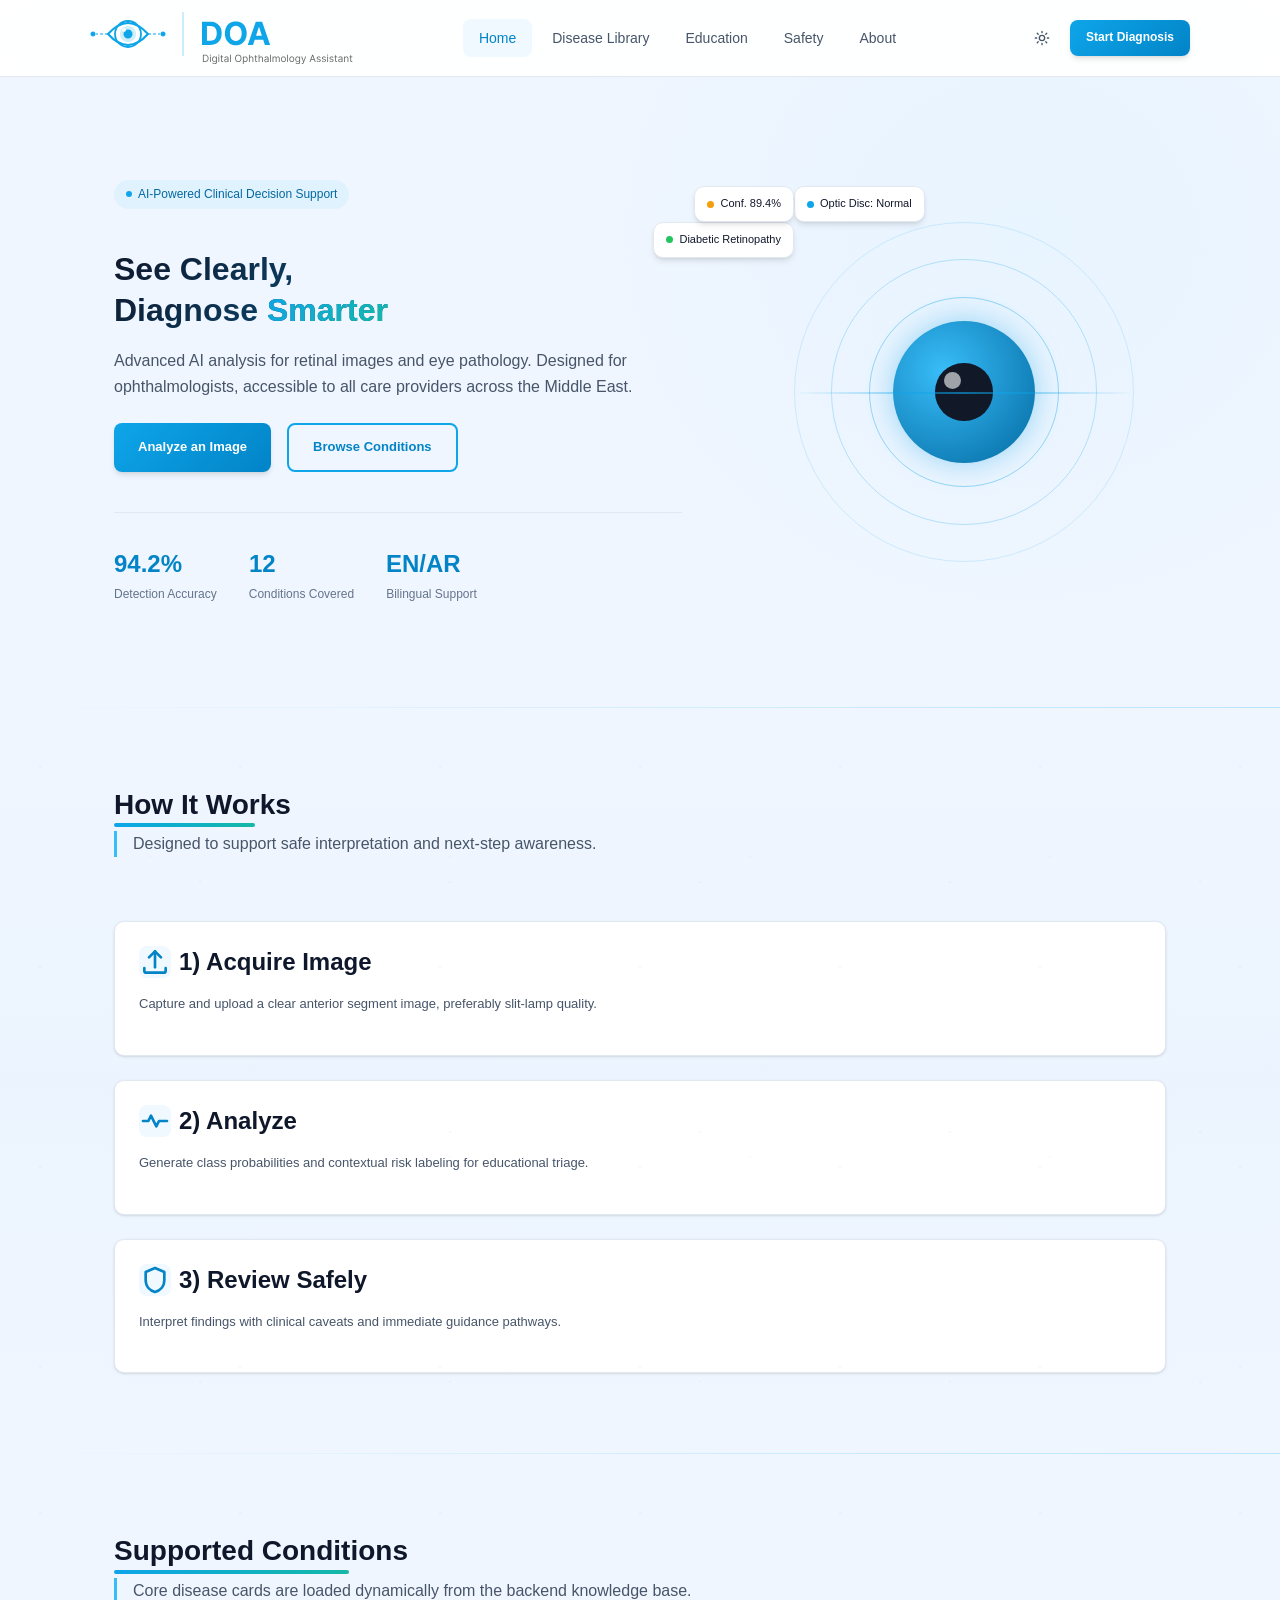
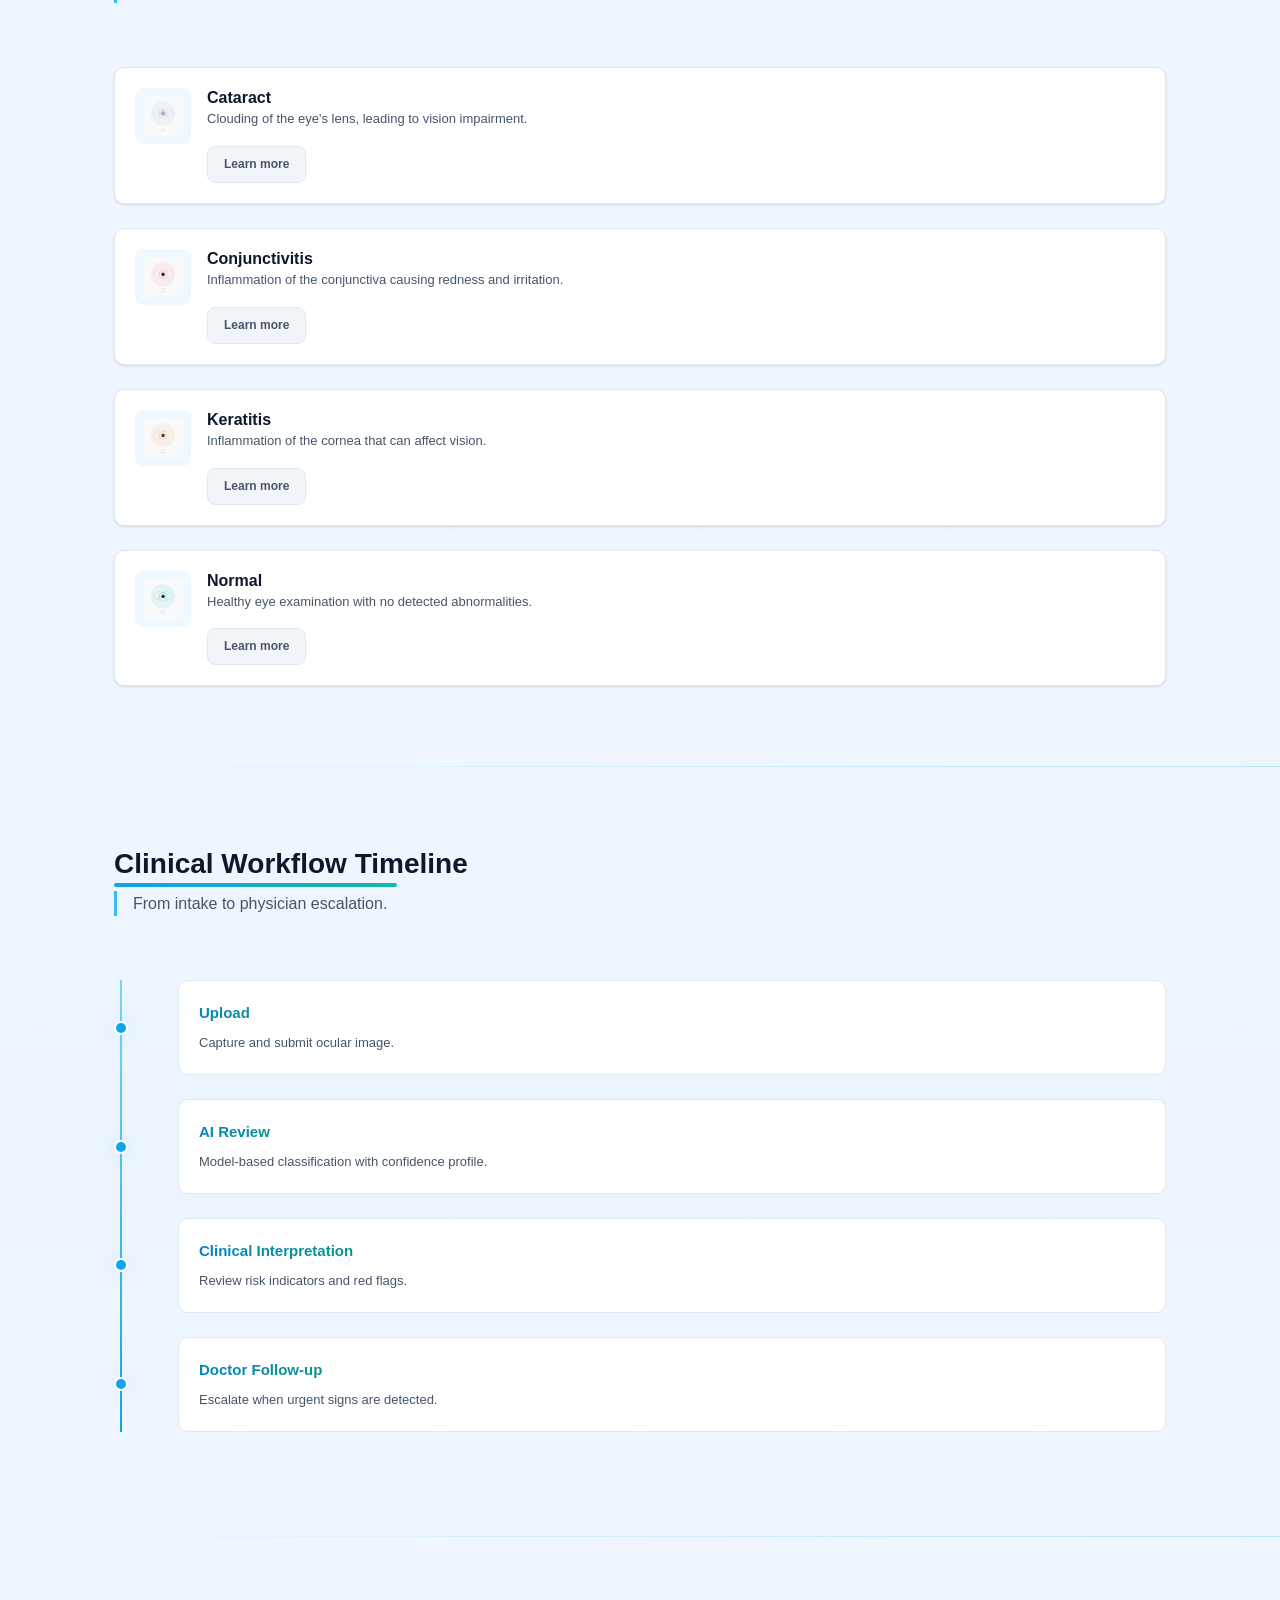
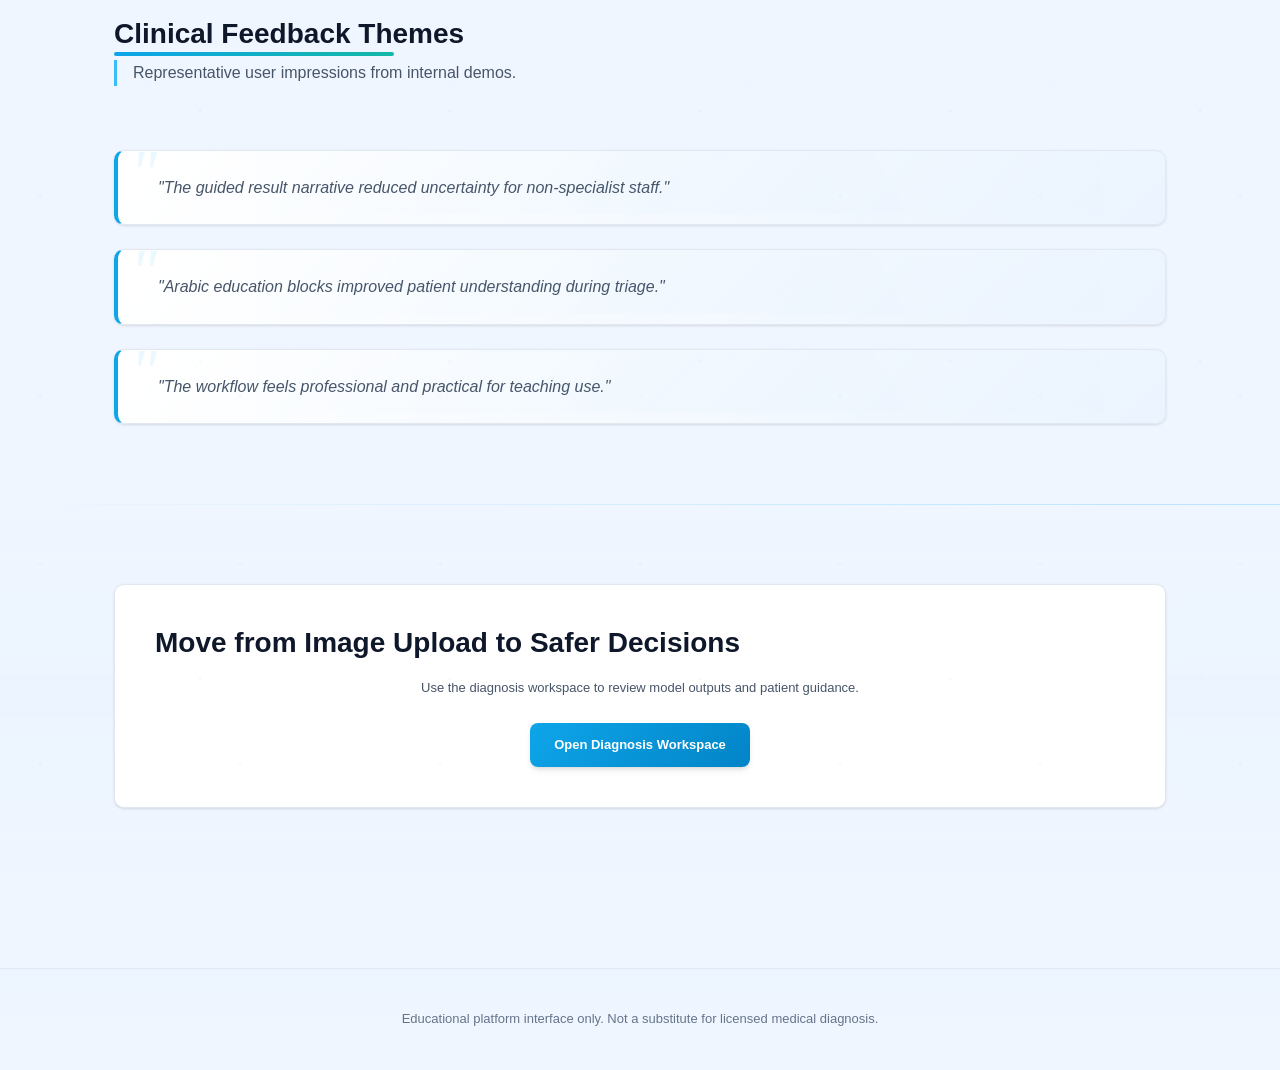
<file: frontend/pages/index.html>
﻿<!DOCTYPE html>
<html lang="en" dir="ltr" data-theme="light">
<head>
  <meta charset="UTF-8" />
  <meta name="viewport" content="width=device-width, initial-scale=1.0" />
  <meta name="description" content="Digital Ophthalmology Assistant for anterior eye triage and patient education." />
  <title>Digital Ophthalmology Assistant | Home</title>
  <link rel="preconnect" href="https://fonts.googleapis.com">
  <link rel="preconnect" href="https://fonts.gstatic.com" crossorigin>
  <link href="https://fonts.googleapis.com/css2?family=Noto+Sans:wght@300;400;500;600;700;800&display=swap" rel="stylesheet">
  <link rel="stylesheet" href="../styles/styles.css" />
  <script defer src="../assets/icons.js"></script>
  <script defer src="../js/app.js"></script>
</head>
<body data-page="home">
  <a class="skip-link" href="#main-content">Skip to content</a>
  <header class="topbar">
    <div class="container topbar-inner">
      <a class="brand" href="index.html"><img src="../assets/doa_header_logo.svg" alt="Digital Ophthalmology Assistant" class="brand-logo" /></a>
      <button class="nav-toggle" type="button" aria-expanded="false" aria-controls="site-nav" aria-label="Toggle navigation"><span class="icon" data-icon="settings"></span><span>Menu</span></button>
      <nav id="site-nav" class="nav" aria-label="Primary">
        <a href="index.html" aria-current="page">Home</a>
        <a href="diseases.html">Disease Library</a>
        <a href="education.html">Education</a>
        <a href="safety.html">Safety</a>
        <a href="about.html">About</a>
      </nav>
      <div class="topbar-actions">
        <button id="theme-toggle" class="theme-toggle" type="button" aria-label="Toggle theme"><span class="icon theme-icon" data-icon="sun"></span></button>
        <a class="btn btn-primary btn-sm header-btn" href="diagnose.html">
          Start Diagnosis
        </a>
      </div>
    </div>
  </header>

  <main id="main-content" class="hidden-overflow">
    <section class="hero reveal reveal-up">
      <div class="container hero-grid">
        <div class="stack">
          <div class="hero-tag"><span></span> AI-Powered Clinical Decision Support</div>
          <h1>See Clearly,<br>Diagnose <em>Smarter</em></h1>
          <p class="lead">Advanced AI analysis for retinal images and eye pathology. Designed for ophthalmologists, accessible to all care providers across the Middle East.</p>
          <div class="actions">
            <a class="btn btn-primary btn-md" href="diagnose.html">
              Analyze an Image
            </a>
            <a class="btn btn-outline btn-md" href="diseases.html">
              Browse Conditions
            </a>
          </div>
          <div class="hero-stats">
            <div class="stat-item"><div class="stat-num">94.2%</div><div class="stat-label">Detection Accuracy</div></div>
            <div class="stat-item"><div class="stat-num">12</div><div class="stat-label">Conditions Covered</div></div>
            <div class="stat-item"><div class="stat-num">EN/AR</div><div class="stat-label">Bilingual Support</div></div>
          </div>
        </div>

        <aside class="stack reveal reveal-scale" aria-label="Medical illustration">
          <div class="hero-visual">
            <div class="eye-container">
              <div class="eye-ring ring-1"></div>
              <div class="eye-ring ring-2"></div>
              <div class="eye-ring ring-3"></div>
              <div class="eye-core">
                <div class="eye-pupil"></div>
              </div>
              <div class="scan-line"></div>
              <div class="ai-badges">
                <div class="ai-badge badge-1"><div class="dot dot-success"></div>Diabetic Retinopathy</div>
                <div class="ai-badge badge-2"><div class="dot dot-primary"></div>Optic Disc: Normal</div>
                <div class="ai-badge badge-3"><div class="dot dot-warning"></div>Conf. 89.4%</div>
              </div>
            </div>
          </div>
        </aside>
      </div>
    </section>

    <section class="section reveal reveal-up">
      <div class="container">
        <div class="section-head">
          <h2>How It Works</h2>
          <p>Designed to support safe interpretation and next-step awareness.</p>
        </div>
        <div class="grid grid-3 stagger">
          <article class="card tilt-card stack">
            <h3><span class="icon" data-icon="upload"></span>1) Acquire Image</h3>
            <p class="small">Capture and upload a clear anterior segment image, preferably slit-lamp quality.</p>
          </article>
          <article class="card tilt-card stack">
            <h3><span class="icon" data-icon="activity"></span>2) Analyze</h3>
            <p class="small">Generate class probabilities and contextual risk labeling for educational triage.</p>
          </article>
          <article class="card tilt-card stack">
            <h3><span class="icon" data-icon="shield"></span>3) Review Safely</h3>
            <p class="small">Interpret findings with clinical caveats and immediate guidance pathways.</p>
          </article>
        </div>
      </div>
    </section>

    <section class="section reveal reveal-up">
      <div class="container">
        <div class="section-head">
          <h2>Supported Conditions</h2>
          <p>Core disease cards are loaded dynamically from the backend knowledge base.</p>
        </div>
        <div id="home-diseases" class="grid grid-4 stagger"></div>
      </div>
    </section>

    <section class="section reveal reveal-left">
      <div class="container">
        <div class="section-head">
          <h2>Clinical Workflow Timeline</h2>
          <p>From intake to physician escalation.</p>
        </div>
        <ol class="timeline">
          <li><strong>Upload</strong><span>Capture and submit ocular image.</span></li>
          <li><strong>AI Review</strong><span>Model-based classification with confidence profile.</span></li>
          <li><strong>Clinical Interpretation</strong><span>Review risk indicators and red flags.</span></li>
          <li><strong>Doctor Follow-up</strong><span>Escalate when urgent signs are detected.</span></li>
        </ol>
      </div>
    </section>

    <section class="section reveal reveal-right">
      <div class="container">
        <div class="section-head">
          <h2>Clinical Feedback Themes</h2>
          <p>Representative user impressions from internal demos.</p>
        </div>
        <div class="grid grid-3 stagger">
          <blockquote class="card quote">"The guided result narrative reduced uncertainty for non-specialist staff."</blockquote>
          <blockquote class="card quote">"Arabic education blocks improved patient understanding during triage."</blockquote>
          <blockquote class="card quote">"The workflow feels professional and practical for teaching use."</blockquote>
        </div>
      </div>
    </section>

    <section class="section reveal reveal-scale">
      <div class="container">
        <div class="card stack cta-card cta-card-center">
          <h2>Move from Image Upload to Safer Decisions</h2>
          <p class="small">Use the diagnosis workspace to review model outputs and patient guidance.</p>
          <div class="actions actions-center">
            <a class="btn btn-primary" href="diagnose.html">Open Diagnosis Workspace</a>
          </div>
        </div>
      </div>
    </section>
  </main>

  <button id="back-to-top" class="back-to-top" type="button" aria-label="Back to top"><span class="icon" data-icon="chevron"></span></button>
  <div id="toast-root" class="toast-root" aria-live="polite" aria-atomic="true"></div>
  <footer class="footer"><div class="container"><p>Educational platform interface only. Not a substitute for licensed medical diagnosis.</p></div></footer>
</body>
</html>
</file>
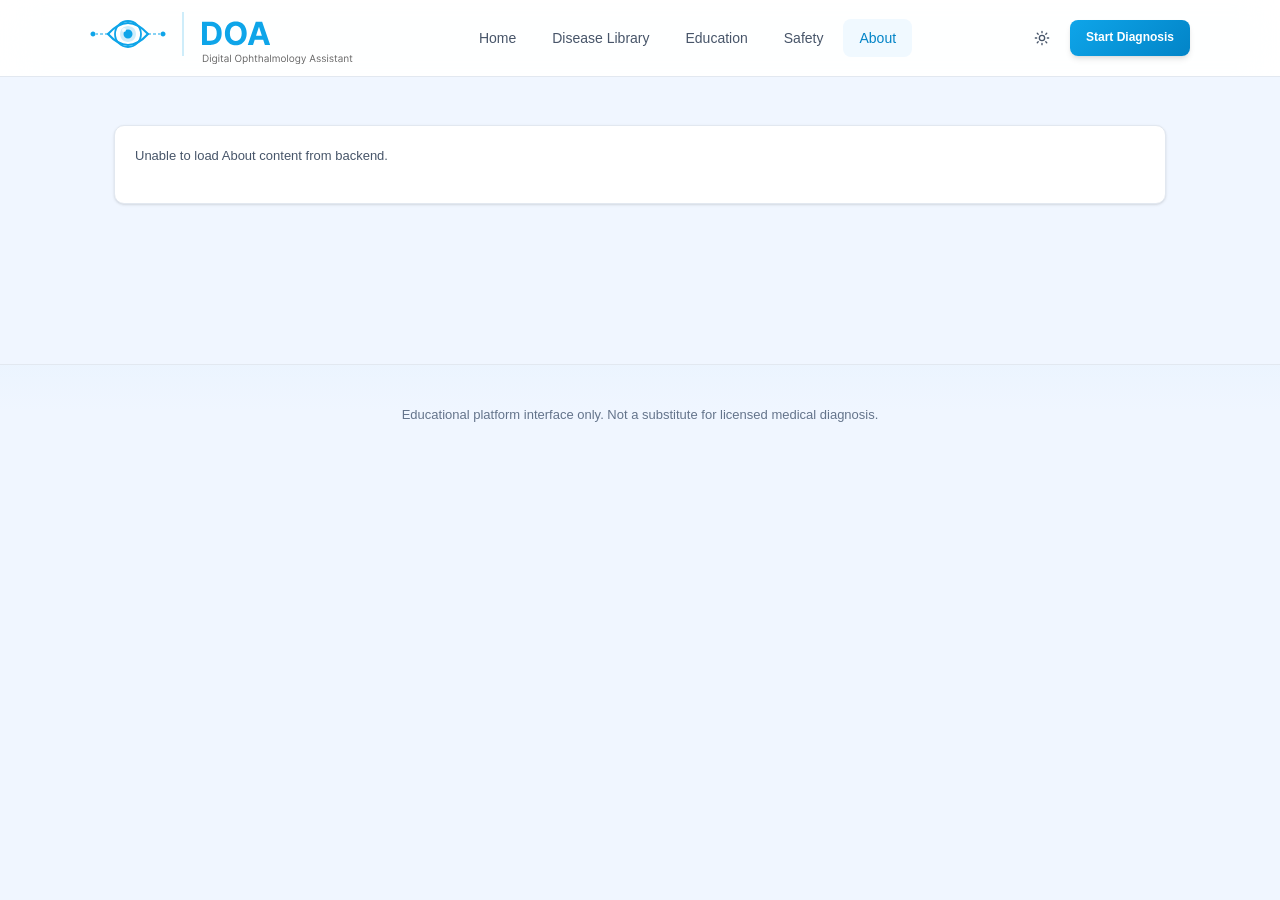
<file: frontend/pages/about.html>
﻿<!DOCTYPE html>
<html lang="en" dir="ltr" data-theme="light">
<head>
  <meta charset="UTF-8" />
  <meta name="viewport" content="width=device-width, initial-scale=1.0" />
  <meta name="description" content="Project team and academic details." />
  <title>Digital Ophthalmology Assistant | About</title>
  <link rel="stylesheet" href="../styles/styles.css" />
  <script defer src="../assets/icons.js"></script>
  <script defer src="../js/app.js"></script>
</head>
<body data-page="about">
  <a class="skip-link" href="#main-content">Skip to content</a>
  <header class="topbar">
    <div class="container topbar-inner">
      <a class="brand" href="index.html"><img src="../assets/doa_header_logo.svg" alt="Digital Ophthalmology Assistant" class="brand-logo" /></a>
      <button class="nav-toggle" type="button" aria-expanded="false" aria-controls="site-nav" aria-label="Toggle navigation"><span class="icon" data-icon="settings"></span><span>Menu</span></button>
      <nav id="site-nav" class="nav" aria-label="Primary">
        <a href="index.html" >Home</a>
        <a href="diseases.html">Disease Library</a>
        <a href="education.html">Education</a>
        <a href="safety.html">Safety</a>
        <a href="about.html" aria-current="page">About</a>
      </nav>
      <div class="topbar-actions">
        <button id="theme-toggle" class="theme-toggle" type="button" aria-label="Toggle theme"><span class="icon theme-icon" data-icon="sun"></span></button>
        <a class="btn btn-primary btn-sm header-btn" href="diagnose.html">
          Start Diagnosis
        </a>
      </div>
    </div>
  </header>

  <main id="main-content" class="section page-shell">
    <div class="container stack page-stack">
      <div id="about-content" class="stack"></div>
    </div>
  </main>

  <button id="back-to-top" class="back-to-top" type="button" aria-label="Back to top"><span class="icon" data-icon="chevron"></span></button>
  <div id="toast-root" class="toast-root" aria-live="polite" aria-atomic="true"></div>
  <footer class="footer"><div class="container"><p>Educational platform interface only. Not a substitute for licensed medical diagnosis.</p></div></footer>
</body>
</html>
</file>
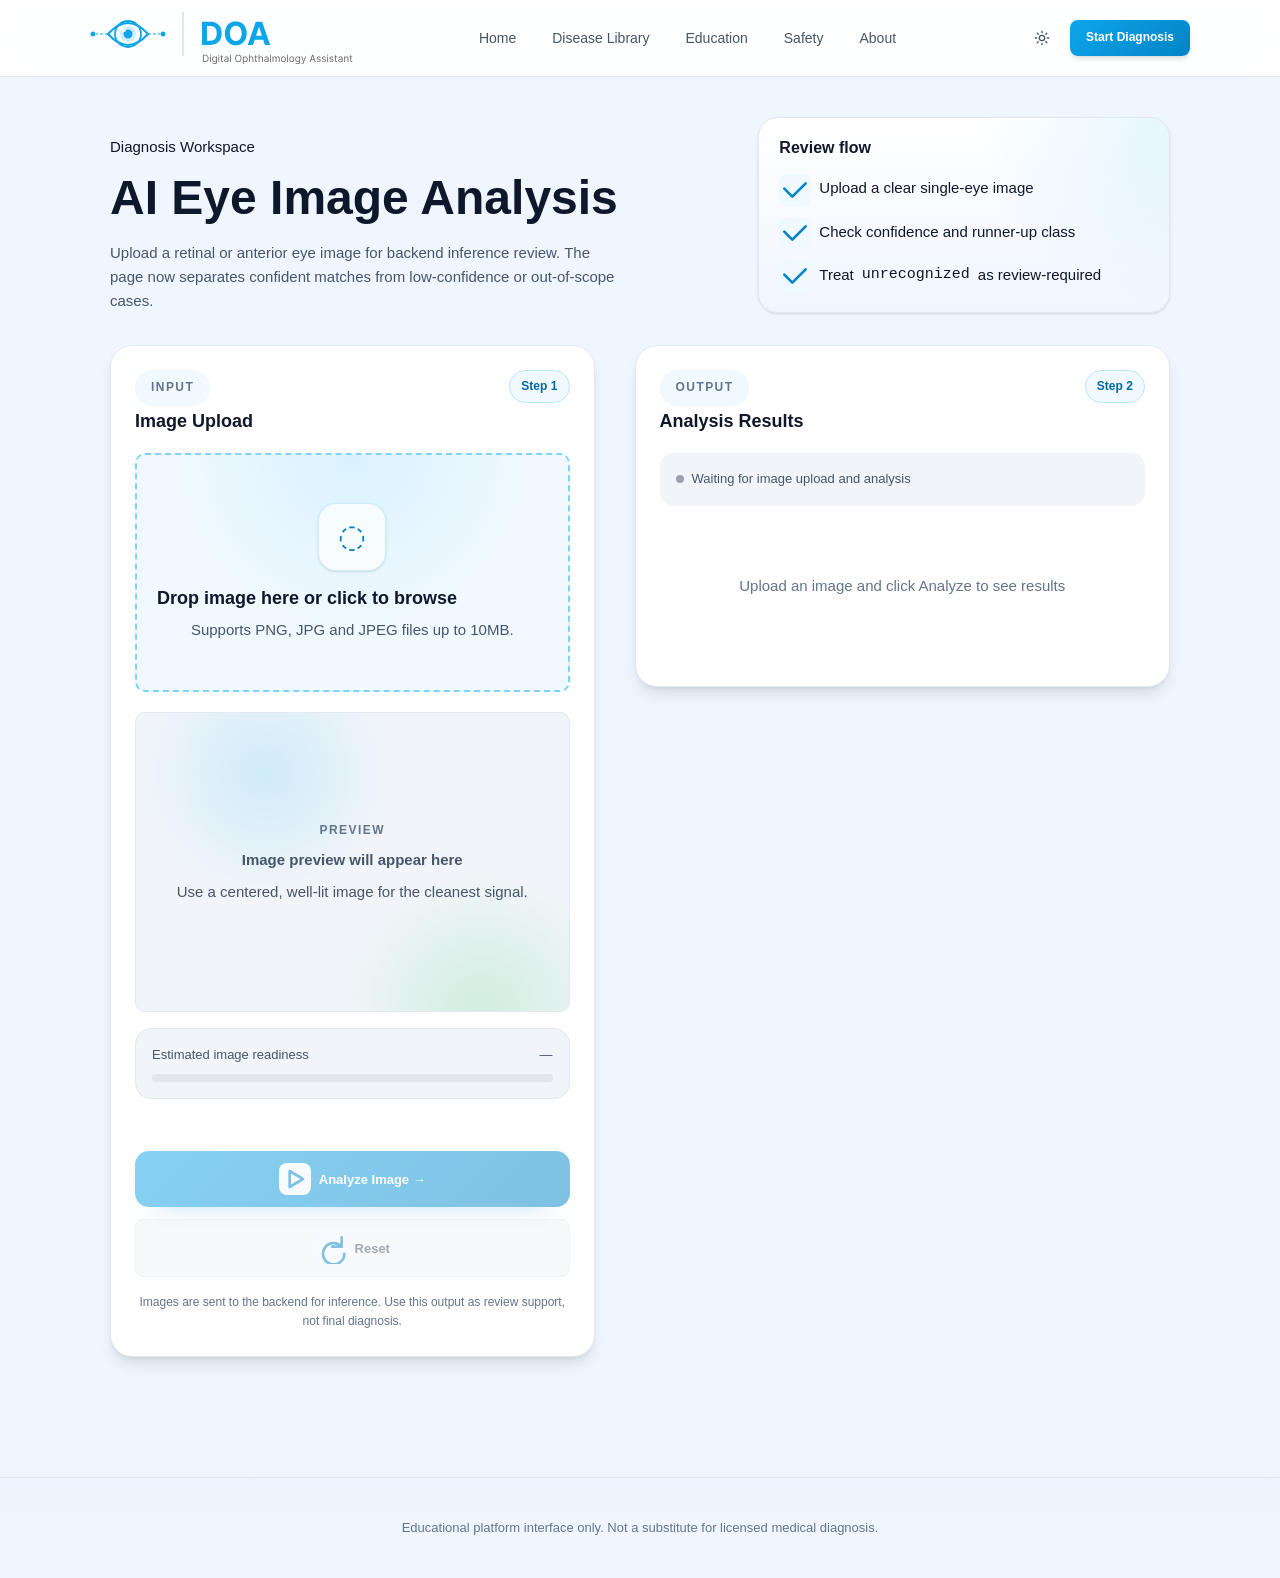
<file: frontend/pages/diagnose.html>
﻿<!DOCTYPE html>
<html lang="en" dir="ltr" data-theme="light">
<head>
  <meta charset="UTF-8" />
  <meta name="viewport" content="width=device-width, initial-scale=1.0" />
  <meta name="description" content="Clinical diagnosis workspace with backend AI outputs and patient-safe guidance." />
  <title>Digital Ophthalmology Assistant | Diagnosis</title>
  <link rel="stylesheet" href="../styles/styles.css" />
  <script defer src="../assets/icons.js"></script>
  <script defer src="../js/app.js"></script>
</head>
<body data-page="diagnose">
  <a class="skip-link" href="#main-content">Skip to content</a>
  <header class="topbar">
    <div class="container topbar-inner">
      <a class="brand" href="index.html"><img src="../assets/doa_header_logo.svg" alt="Digital Ophthalmology Assistant" class="brand-logo" /></a>
      <button class="nav-toggle" type="button" aria-expanded="false" aria-controls="site-nav" aria-label="Toggle navigation"><span class="icon" data-icon="settings"></span><span>Menu</span></button>
      <nav id="site-nav" class="nav" aria-label="Primary">
        <a href="index.html">Home</a>
        <a href="diseases.html">Disease Library</a>
        <a href="education.html">Education</a>
        <a href="safety.html">Safety</a>
        <a href="about.html">About</a>
      </nav>
      <div class="topbar-actions">
        <button id="theme-toggle" class="theme-toggle" type="button" aria-label="Toggle theme"><span class="icon theme-icon" data-icon="sun"></span></button>
        <a class="btn btn-primary btn-sm header-btn" href="diagnose.html">
          Start Diagnosis
        </a>
      </div>
    </div>
  </header>

  <main id="main-content">
    <section class="diagnose-shell">
      <div class="diagnose-hero reveal reveal-up">
        <div class="diagnose-hero-copy">
          <div class="section-label">Diagnosis Workspace</div>
          <h1>AI Eye Image Analysis</h1>
          <p>Upload a retinal or anterior eye image for backend inference review. The page now separates confident matches from low-confidence or out-of-scope cases.</p>
        </div>
        <div class="diagnose-hero-note card">
          <h3>Review flow</h3>
          <ul class="plain-list diagnose-checklist">
            <li><span class="icon" data-icon="check"></span>Upload a clear single-eye image</li>
            <li><span class="icon" data-icon="check"></span>Check confidence and runner-up class</li>
            <li><span class="icon" data-icon="check"></span>Treat <code>unrecognized</code> as review-required</li>
          </ul>
        </div>
      </div>

      <div class="diagnose-layout reveal reveal-up">
      <!-- Left Panel: Upload & Preview -->
      <section class="upload-panel panel-card card">
        <div class="panel-head">
          <div>
            <p class="eyebrow">Input</p>
            <h2>Image Upload</h2>
          </div>
          <span class="panel-tag">Step 1</span>
        </div>
        <input id="image-input" type="file" accept="image/png,image/jpeg,image/jpg" hidden />
        <div id="dropzone" class="dropzone diagnose-dropzone" role="button" tabindex="0" aria-label="Upload image by click or drag and drop">
          <div class="dropzone-mark" aria-hidden="true">◌</div>
          <h3>Drop image here or click to browse</h3>
          <p>Supports PNG, JPG and JPEG files up to 10MB.</p>
        </div>
        <div id="preview-box" class="preview-box diagnose-preview" role="button" tabindex="0" aria-label="Click to zoom">
          <div class="preview-placeholder">
            <span class="preview-kicker">Preview</span>
            <strong>Image preview will appear here</strong>
            <span>Use a centered, well-lit image for the cleanest signal.</span>
          </div>
        </div>
        <div class="quality-card">
          <div class="quality-head">
            <span>Estimated image readiness</span>
            <span id="quality-text">—</span>
          </div>
          <div class="quality-track">
            <div id="quality-bar" class="quality-bar"></div>
          </div>
        </div>
        <div id="upload-inline-msg" class="inline-msg" role="status" aria-live="polite"></div>
        <div class="actions diagnose-actions">
          <button id="analyze-btn" class="btn btn-primary diagnose-btn" type="button" disabled>
            <span class="icon" data-icon="play"></span>
            Analyze Image →
          </button>
          <button id="reset-btn" class="btn btn-ghost diagnose-btn-secondary" type="button" disabled>
            <span class="icon" data-icon="refresh"></span>
            Reset
          </button>
        </div>
        <p class="panel-footnote">Images are sent to the backend for inference. Use this output as review support, not final diagnosis.</p>
      </section>

      <!-- Right Panel: Status & Results -->
      <section class="results-panel panel-card card">
        <div class="panel-head">
          <div>
            <p class="eyebrow">Output</p>
            <h2>Analysis Results</h2>
          </div>
          <span class="panel-tag">Step 2</span>
        </div>
        <div id="status-indicator" class="status idle status-block" role="status" aria-live="polite">
          <span class="dot"></span>
          <span>Waiting for image upload and analysis</span>
        </div>
        <div id="status-loading" class="diagnose-loading hidden">
          <div class="diagnose-loading-row">
            <div class="diagnose-spinner"></div>
            Analyzing image — please wait...
          </div>
        </div>
        <div id="result-skeleton" class="hidden" aria-hidden="true">
          <div class="skeleton sk-line"></div>
          <div class="skeleton sk-line"></div>
          <div class="skeleton sk-pill"></div>
          <div class="skeleton sk-line"></div>
          <div class="skeleton sk-line"></div>
        </div>
        <div id="result-content">
          <p class="muted text-center diagnose-empty">
            Upload an image and click Analyze to see results
          </p>
        </div>
        <div id="loading-line" class="loading-line hidden" aria-hidden="true"><span></span></div>
      </section>
      </div>
    </section>
  </main>

  <div id="lightbox" class="lightbox hidden" role="dialog" aria-modal="true" aria-label="Image zoom preview">
    <button id="lightbox-close" class="btn btn-ghost" type="button">Close</button>
    <img id="lightbox-image" alt="Zoomed eye preview" />
  </div>

  <button id="back-to-top" class="back-to-top" type="button" aria-label="Back to top"><span class="icon" data-icon="chevron"></span></button>
  <div id="toast-root" class="toast-root" aria-live="polite" aria-atomic="true"></div>
  <footer class="footer"><div class="container"><p>Educational platform interface only. Not a substitute for licensed medical diagnosis.</p></div></footer>
</body>
</html>
</file>
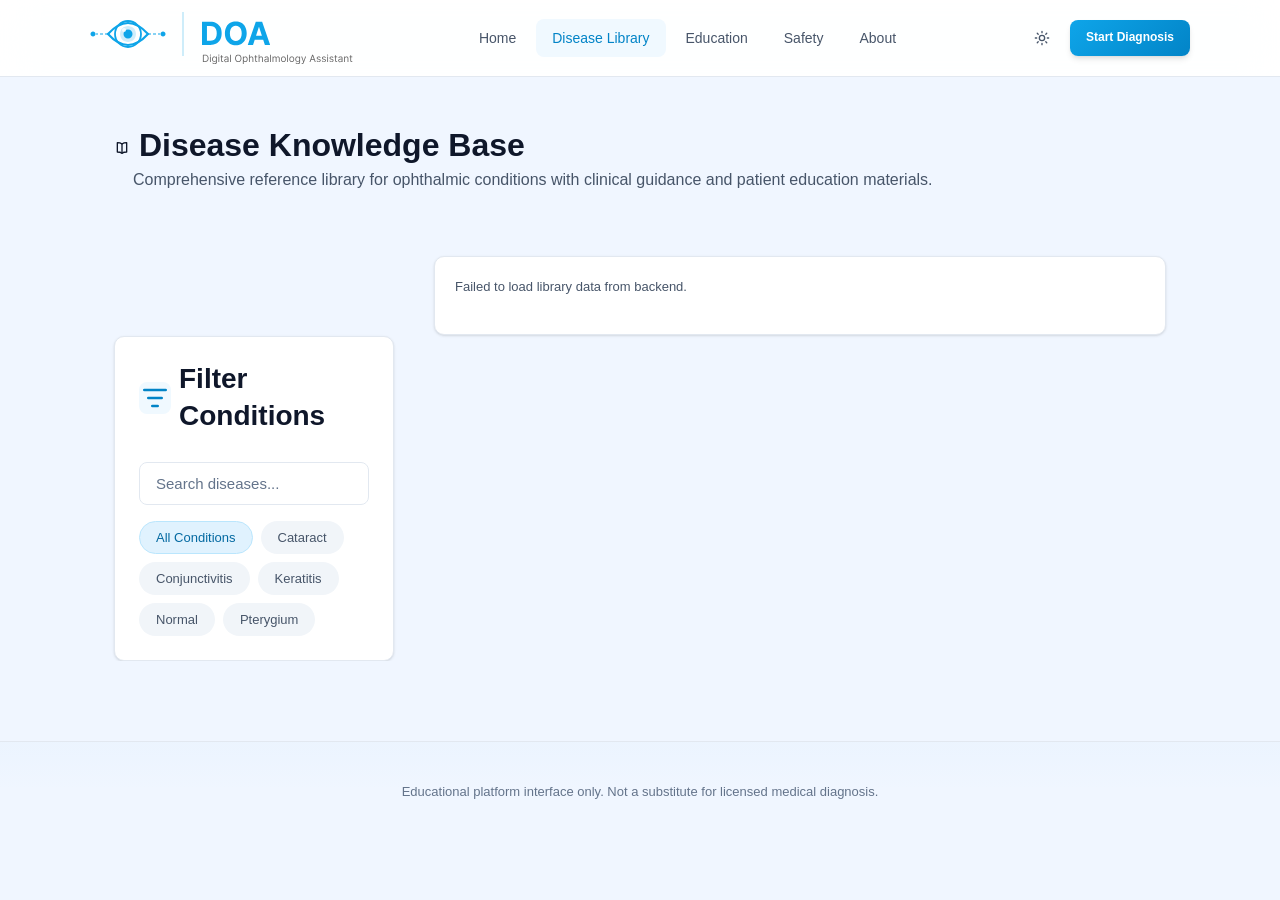
<file: frontend/pages/diseases.html>
﻿<!DOCTYPE html>
<html lang="en" dir="ltr" data-theme="light">
<head>
  <meta charset="UTF-8" />
  <meta name="viewport" content="width=device-width, initial-scale=1.0" />
  <meta name="description" content="Disease library with Arabic and English ophthalmology guidance." />
  <title>Digital Ophthalmology Assistant | Disease Library</title>
  <link rel="stylesheet" href="../styles/styles.css" />
  <script defer src="../assets/icons.js"></script>
  <script defer src="../js/app.js"></script>
</head>
<body data-page="diseases">
  <a class="skip-link" href="#main-content">Skip to content</a>
  <header class="topbar">
    <div class="container topbar-inner">
      <a class="brand" href="index.html"><img src="../assets/doa_header_logo.svg" alt="Digital Ophthalmology Assistant" class="brand-logo" /></a>
      <button class="nav-toggle" type="button" aria-expanded="false" aria-controls="site-nav" aria-label="Toggle navigation"><span class="icon" data-icon="settings"></span><span>Menu</span></button>
      <nav id="site-nav" class="nav" aria-label="Primary">
        <a href="index.html">Home</a>
        <a href="diseases.html" aria-current="page">Disease Library</a>
        <a href="education.html">Education</a>
        <a href="safety.html">Safety</a>
        <a href="about.html">About</a>
      </nav>
      <div class="topbar-actions">
        <button id="theme-toggle" class="theme-toggle" type="button" aria-label="Toggle theme"><span class="icon theme-icon" data-icon="sun"></span></button>
        <a class="btn btn-primary btn-sm header-btn" href="diagnose.html">
          Start Diagnosis
        </a>
      </div>
    </div>
  </header>
  <main id="main-content" class="section page-shell">
    <div class="container stack page-stack">
      <div class="section-head page-head reveal reveal-up">
        <h1><span class="icon" data-icon="book-open"></span> Disease Knowledge Base</h1>
        <p>Comprehensive reference library for ophthalmic conditions with clinical guidance and patient education materials.</p>
      </div>

      <div class="library-layout reveal reveal-up">
        <aside class="card sticky-card stack reveal reveal-left" aria-label="Filters and navigation">
          <h2><span class="icon" data-icon="filter"></span> Filter Conditions</h2>
          <input id="disease-search" class="search" type="search" placeholder="Search diseases..." aria-label="Search diseases" />
          <div id="library-tabs" class="tabs library-tabs" role="tablist" aria-label="Disease categories">
            <button class="tab-btn active" type="button" role="tab" aria-selected="true" data-disease="">All Conditions</button>
            <button class="tab-btn" type="button" role="tab" aria-selected="false" data-disease="Cataract">Cataract</button>
            <button class="tab-btn" type="button" role="tab" aria-selected="false" data-disease="Conjunctivitis">Conjunctivitis</button>
            <button class="tab-btn" type="button" role="tab" aria-selected="false" data-disease="Keratitis">Keratitis</button>
            <button class="tab-btn" type="button" role="tab" aria-selected="false" data-disease="Normal">Normal</button>
            <button class="tab-btn" type="button" role="tab" aria-selected="false" data-disease="Pterygium">Pterygium</button>
          </div>
        </aside>

        <section id="disease-sections" class="stack reveal reveal-right"></section>
      </div>
    </div>
  </main>

  <button id="back-to-top" class="back-to-top" type="button" aria-label="Back to top"><span class="icon" data-icon="chevron"></span></button>
  <div id="toast-root" class="toast-root" aria-live="polite" aria-atomic="true"></div>
  <footer class="footer"><div class="container"><p>Educational platform interface only. Not a substitute for licensed medical diagnosis.</p></div></footer>
</body>
</html>
</file>
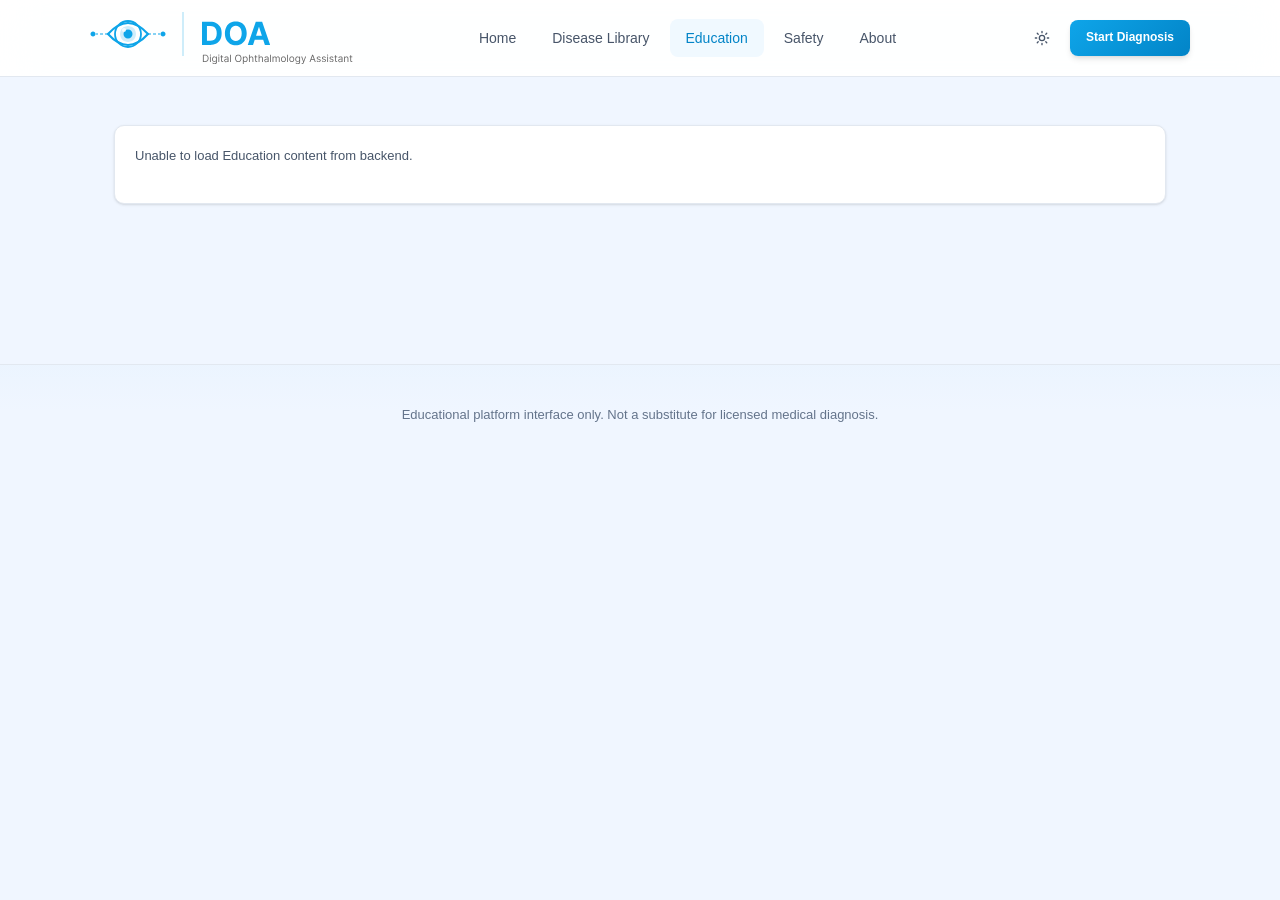
<file: frontend/pages/education.html>
﻿<!DOCTYPE html>
<html lang="en" dir="ltr" data-theme="light">
<head>
  <meta charset="UTF-8" />
  <meta name="viewport" content="width=device-width, initial-scale=1.0" />
  <meta name="description" content="Patient education for capture quality, urgency signals, and prevention." />
  <title>Digital Ophthalmology Assistant | Education</title>
  <link rel="stylesheet" href="../styles/styles.css" />
  <script defer src="../assets/icons.js"></script>
  <script defer src="../js/app.js"></script>
</head>
<body data-page="education">
  <a class="skip-link" href="#main-content">Skip to content</a>
  <header class="topbar">
    <div class="container topbar-inner">
      <a class="brand" href="index.html"><img src="../assets/doa_header_logo.svg" alt="Digital Ophthalmology Assistant" class="brand-logo" /></a>
      <button class="nav-toggle" type="button" aria-expanded="false" aria-controls="site-nav" aria-label="Toggle navigation"><span class="icon" data-icon="settings"></span><span>Menu</span></button>
      <nav id="site-nav" class="nav" aria-label="Primary">
        <a href="index.html">Home</a>
        <a href="diseases.html">Disease Library</a>
        <a href="education.html" aria-current="page">Education</a>
        <a href="safety.html">Safety</a>
        <a href="about.html">About</a>
      </nav>
      <div class="topbar-actions">
        <button id="theme-toggle" class="theme-toggle" type="button" aria-label="Toggle theme"><span class="icon theme-icon" data-icon="sun"></span></button>
        <a class="btn btn-primary btn-sm header-btn" href="diagnose.html">
          Start Diagnosis
        </a>
      </div>
    </div>
  </header>
  <main id="main-content" class="section page-shell">
    <div class="container stack page-stack">
      <div id="education-content" class="stack"></div>
    </div>
  </main>

  <button id="back-to-top" class="back-to-top" type="button" aria-label="Back to top"><span class="icon" data-icon="chevron"></span></button>
  <div id="toast-root" class="toast-root" aria-live="polite" aria-atomic="true"></div>
  <footer class="footer"><div class="container"><p>Educational platform interface only. Not a substitute for licensed medical diagnosis.</p></div></footer>
</body>
</html>
</file>
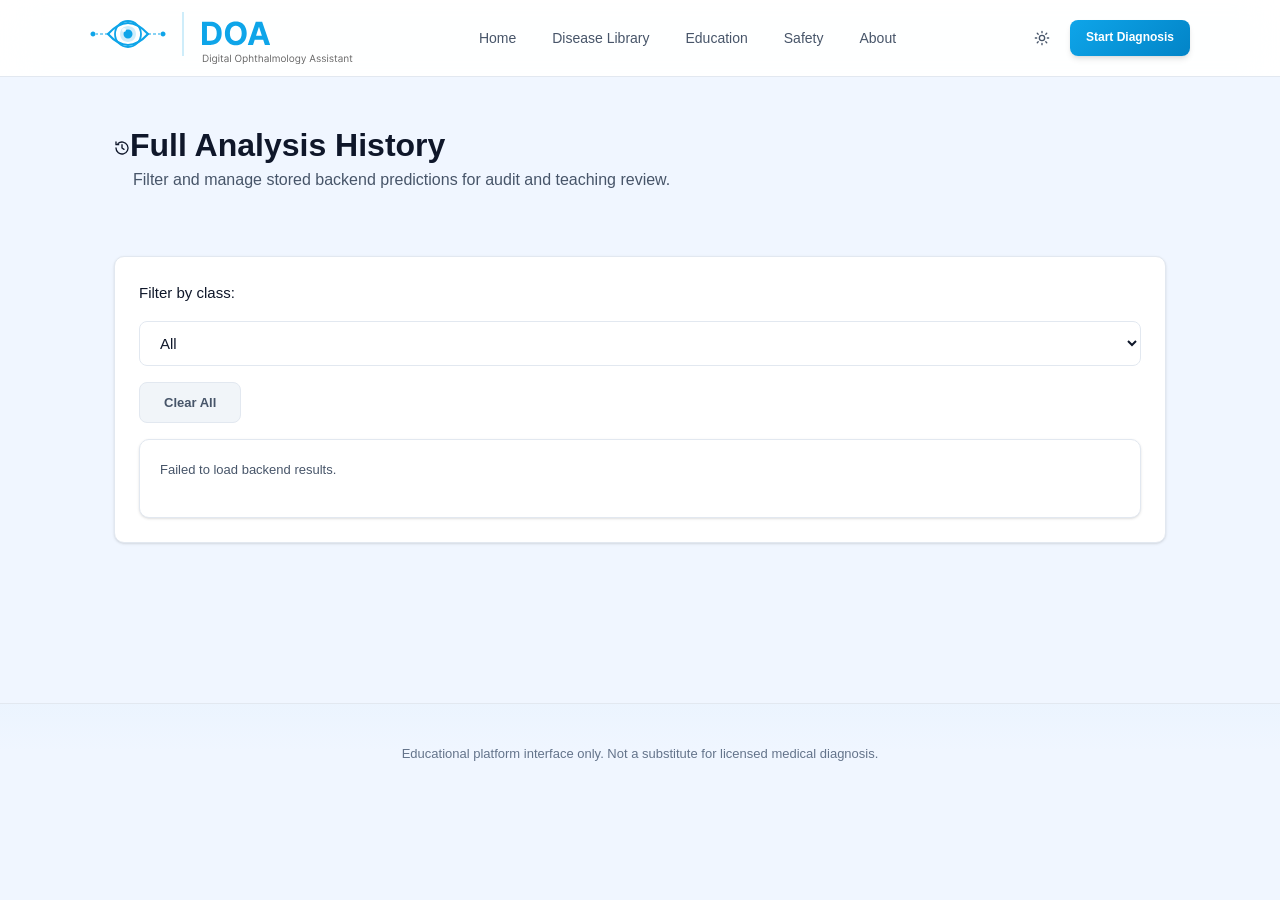
<file: frontend/pages/history.html>
﻿<!DOCTYPE html>
<html lang="en" dir="ltr" data-theme="light">
<head>
  <meta charset="UTF-8" />
  <meta name="viewport" content="width=device-width, initial-scale=1.0" />
  <meta name="description" content="Full diagnosis history with filtering tools." />
  <title>Digital Ophthalmology Assistant | History</title>
  <link rel="stylesheet" href="../styles/styles.css" />
  <script defer src="../assets/icons.js"></script>
  <script defer src="../js/app.js"></script>
</head>
<body data-page="history">
  <a class="skip-link" href="#main-content">Skip to content</a>
  <header class="topbar">
    <div class="container topbar-inner">
      <a class="brand" href="index.html"><img src="../assets/doa_header_logo.svg" alt="Digital Ophthalmology Assistant" class="brand-logo" /></a>
      <button class="nav-toggle" type="button" aria-expanded="false" aria-controls="site-nav" aria-label="Toggle navigation"><span class="icon" data-icon="settings"></span><span>Menu</span></button>
      <nav id="site-nav" class="nav" aria-label="Primary">
        <a href="index.html">Home</a>
        <a href="diseases.html">Disease Library</a>
        <a href="education.html">Education</a>
        <a href="safety.html">Safety</a>
        <a href="about.html">About</a>
      </nav>
      <div class="topbar-actions">
        <button id="theme-toggle" class="theme-toggle" type="button" aria-label="Toggle theme"><span class="icon theme-icon" data-icon="sun"></span></button>
        <a class="btn btn-primary btn-sm header-btn" href="diagnose.html">
          Start Diagnosis
        </a>
      </div>
    </div>
  </header>

  <main id="main-content" class="section page-shell">
    <div class="container stack page-stack">
      <div class="section-head page-head reveal reveal-up">
        <h1><span class="icon" data-icon="history"></span>Full Analysis History</h1>
        <p>Filter and manage stored backend predictions for audit and teaching review.</p>
      </div>
      <div class="card reveal reveal-up">
        <div class="history-filters">
          <label for="history-filter">Filter by class:</label>
          <select id="history-filter"><option value="all">All</option></select>
          <button id="clear-all-history" class="btn btn-ghost" type="button">Clear All</button>
        </div>
        <div id="history-full" class="history-grid"></div>
      </div>
    </div>
  </main>

  <button id="back-to-top" class="back-to-top" type="button" aria-label="Back to top"><span class="icon" data-icon="chevron"></span></button>
  <div id="toast-root" class="toast-root" aria-live="polite" aria-atomic="true"></div>
  <footer class="footer"><div class="container"><p>Educational platform interface only. Not a substitute for licensed medical diagnosis.</p></div></footer>
</body>
</html>
</file>
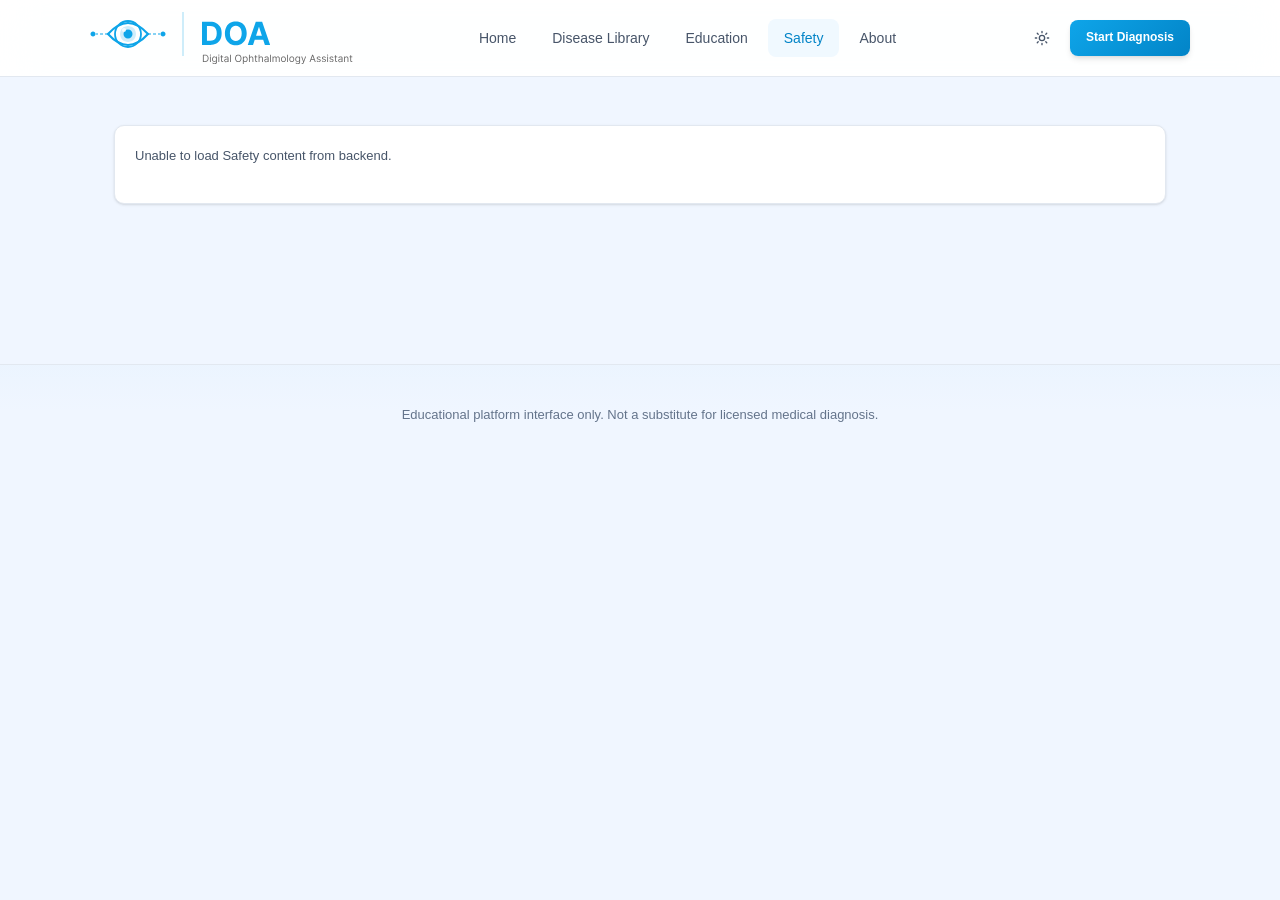
<file: frontend/pages/safety.html>
﻿<!DOCTYPE html>
<html lang="en" dir="ltr" data-theme="light">
<head>
  <meta charset="UTF-8" />
  <meta name="viewport" content="width=device-width, initial-scale=1.0" />
  <meta name="description" content="Safety, limitations, and data handling policy for the platform." />
  <title>Digital Ophthalmology Assistant | Safety</title>
  <link rel="stylesheet" href="../styles/styles.css" />
  <script defer src="../assets/icons.js"></script>
  <script defer src="../js/app.js"></script>
</head>
<body data-page="safety">
  <a class="skip-link" href="#main-content">Skip to content</a>
  <header class="topbar">
    <div class="container topbar-inner">
      <a class="brand" href="index.html"><img src="../assets/doa_header_logo.svg" alt="Digital Ophthalmology Assistant" class="brand-logo" /></a>
      <button class="nav-toggle" type="button" aria-expanded="false" aria-controls="site-nav" aria-label="Toggle navigation"><span class="icon" data-icon="settings"></span><span>Menu</span></button>
      <nav id="site-nav" class="nav" aria-label="Primary">
        <a href="index.html">Home</a>
        <a href="diseases.html">Disease Library</a>
        <a href="education.html">Education</a>
        <a href="safety.html" aria-current="page">Safety</a>
        <a href="about.html">About</a>
      </nav>
      <div class="topbar-actions">
        <button id="theme-toggle" class="theme-toggle" type="button" aria-label="Toggle theme"><span class="icon theme-icon" data-icon="sun"></span></button>
        <a class="btn btn-primary btn-sm header-btn" href="diagnose.html">
          Start Diagnosis
        </a>
      </div>
    </div>
  </header>
  <main id="main-content" class="section page-shell">
    <div class="container stack page-stack">
      <div id="safety-content" class="stack"></div>
    </div>
  </main>

  <button id="back-to-top" class="back-to-top" type="button" aria-label="Back to top"><span class="icon" data-icon="chevron"></span></button>
  <div id="toast-root" class="toast-root" aria-live="polite" aria-atomic="true"></div>
  <footer class="footer"><div class="container"><p>Educational platform interface only. Not a substitute for licensed medical diagnosis.</p></div></footer>
</body>
</html>
</file>
<file: frontend/styles/styles.css>
﻿/* ============================================
   DIGITAL OPHTHALMOLOGY ASSISTANT - MODERN DESIGN SYSTEM
   Clean, Professional Medical Interface with Advanced Animations
   ============================================ */

/* ============================================
   1. DESIGN TOKENS - Modern Medical Theme
   ============================================ */
:root {
  /* Primary Sky Blue */
  --sky: #0ea5e9;
  --sky-dark: #0284c7;
  --sky-light: #38bdf8;
  --teal: #14b8a6;
  --teal-dark: #0d9488;

  /* Background */
  --bg: #f0f6ff;
  --white: #ffffff;

  /* Slate Colors */
  --slate: #0f172a;
  --slate-mid: #334155;
  --slate-light: #64748b;
  --border: #e2e8f0;

  /* Semantic */
  --success: #22c55e;
  --warn: #f59e0b;
  --danger: #ef4444;

  /* Spacing Scale - 4px base */
  --space-1: 4px;
  --space-2: 8px;
  --space-3: 12px;
  --space-4: 16px;
  --space-5: 20px;
  --space-6: 24px;
  --space-7: 32px;
  --space-8: 40px;
  --space-9: 48px;
  --space-10: 64px;
  --space-12: 80px;

  /* Typography Scale */
  --text-xs: 0.75rem;    /* 12px */
  --text-sm: 0.8125rem;  /* 13px */
  --text-base: 0.9375rem;/* 15px */
  --text-lg: 1rem;       /* 16px */
  --text-xl: 1.125rem;   /* 18px */
  --text-2xl: 1.25rem;   /* 20px */
  --text-3xl: 1.5rem;    /* 24px */
  --text-4xl: 1.75rem;   /* 28px */
  --text-5xl: 2rem;      /* 32px */
  --text-display: 2.5rem;/* 40px */

  /* Font Weights */
  --font-light: 300;
  --font-normal: 400;
  --font-medium: 500;
  --font-semibold: 600;
  --font-bold: 700;
  --font-extrabold: 800;

  /* Legacy Color System (for compatibility) */
  --primary-50: #f0f9ff;
  --primary-100: #e0f2fe;
  --primary-200: #bae6fd;
  --primary-300: #7dd3fc;
  --primary-400: #38bdf8;
  --primary-500: #0ea5e9;
  --primary-600: #0284c7;
  --primary-700: #0369a1;
  --primary-800: #075985;
  --primary-900: #0c4a6e;

  --accent-50: #f0fdfa;
  --accent-100: #ccfbf1;
  --accent-200: #99f6e4;
  --accent-300: #5eead4;
  --accent-400: #2dd4bf;
  --accent-500: #14b8a6;
  --accent-600: #0d9488;
  --accent-700: #0f766e;
  --accent-800: #115e59;
  --accent-900: #134e4a;

  --success-50: #f0fdf4;
  --success-500: #22c55e;
  --success-600: #16a34a;
  --success-700: #15803d;

  --warning-50: #fffbeb;
  --warning-500: #f59e0b;
  --warning-600: #d97706;
  --warning-700: #b45309;

  --danger-50: #fef2f2;
  --danger-500: #ef4444;
  --danger-600: #dc2626;
  --danger-700: #b91c1c;

  --info-50: #eff6ff;
  --info-500: #3b82f6;
  --info-600: #2563eb;

  --gray-50: #f9fafb;
  --gray-100: #f3f4f6;
  --gray-200: #e5e7eb;
  --gray-300: #d1d5db;
  --gray-400: #9ca3af;
  --gray-500: #6b7280;
  --gray-600: #4b5563;
  --gray-700: #374151;
  --gray-800: #1f2937;
  --gray-900: #111827;

  /* Light Theme */
  --bg-primary: #ffffff;
  --bg-secondary: #f0f6ff;
  --bg-tertiary: #f1f5f9;
  --bg-elevated: #ffffff;
  --text-primary: #0f172a;
  --text-secondary: #475569;
  --text-tertiary: #64748b;
  --text-inverse: #ffffff;
  --border-primary: #e2e8f0;
  --border-secondary: #cbd5e1;
  --border-focus: var(--sky);

  /* Shadows */
  --shadow-xs: 0 1px 2px 0 rgba(0, 0, 0, 0.05);
  --shadow-sm: 0 1px 3px 0 rgba(0, 0, 0, 0.1), 0 1px 2px -1px rgba(0, 0, 0, 0.1);
  --shadow-md: 0 4px 6px -1px rgba(0, 0, 0, 0.1), 0 2px 4px -2px rgba(0, 0, 0, 0.1);
  --shadow-lg: 0 10px 15px -3px rgba(0, 0, 0, 0.1), 0 4px 6px -4px rgba(0, 0, 0, 0.1);
  --shadow-xl: 0 20px 25px -5px rgba(0, 0, 0, 0.1), 0 8px 10px -6px rgba(0, 0, 0, 0.1);
  --shadow-2xl: 0 25px 50px -12px rgba(0, 0, 0, 0.25);

  /* Border Radius */
  --radius-sm: 6px;
  --radius-md: 8px;
  --radius-lg: 10px;
  --radius-xl: 12px;
  --radius-2xl: 14px;
  --radius-full: 9999px;

  /* Transitions */
  --transition-fast: 150ms ease;
  --transition-base: 200ms ease;
  --transition-slow: 300ms ease;
  --transition-slower: 500ms ease;

  /* Z-index Scale */
  --z-dropdown: 100;
  --z-sticky: 200;
  --z-fixed: 300;
  --z-modal-backdrop: 400;
  --z-modal: 500;
  --z-popover: 600;
  --z-tooltip: 700;
  --z-toast: 800;

  /* Layout */
  --header-height: 64px;
  --container-max: 1100px;
  --sidebar-width: 280px;
}

/* Dark Theme */
html[data-theme="dark"] {
  --bg-primary: #0f172a;
  --bg-secondary: #1e293b;
  --bg-tertiary: #334155;
  --bg-elevated: #1e293b;
  --text-primary: #f1f5f9;
  --text-secondary: #cbd5e1;
  --text-tertiary: #64748b;
  --text-inverse: #0f172a;
  --border-primary: #334155;
  --border-secondary: #475569;
  --border-focus: var(--primary-400);

  --shadow-xs: 0 1px 2px 0 rgba(0, 0, 0, 0.3);
  --shadow-sm: 0 1px 3px 0 rgba(0, 0, 0, 0.4), 0 1px 2px -1px rgba(0, 0, 0, 0.3);
  --shadow-md: 0 4px 6px -1px rgba(0, 0, 0, 0.4), 0 2px 4px -2px rgba(0, 0, 0, 0.3);
  --shadow-lg: 0 10px 15px -3px rgba(0, 0, 0, 0.4), 0 4px 6px -4px rgba(0, 0, 0, 0.3);
  --shadow-xl: 0 20px 25px -5px rgba(0, 0, 0, 0.4), 0 8px 10px -6px rgba(0, 0, 0, 0.3);
  --shadow-2xl: 0 25px 50px -12px rgba(0, 0, 0, 0.5);
}

/* ============================================
   2. RESET & BASE
   ============================================ */
*, *::before, *::after {
  box-sizing: border-box;
  margin: 0;
  padding: 0;
}

html {
  scroll-behavior: smooth;
  -webkit-font-smoothing: antialiased;
  -moz-osx-font-smoothing: grayscale;
}

body {
  font-family: 'eue', Arial, sans-serif;
  font-size: var(--text-base);
  line-height: 1.6;
  color: var(--text-primary);
  background-color: var(--bg-secondary);
  overflow-x: hidden;
}

img, svg, video, canvas {
  max-width: 100%;
  height: auto;
  display: block;
}

h1, h2, h3, h4, h5, h6 {
  font-weight: var(--font-bold);
  line-height: 1.3;
  color: var(--text-primary);
}

h1 { font-size: clamp(var(--text-3xl), 4vw, var(--text-5xl)); }
h2 { font-size: clamp(var(--text-2xl), 3vw, var(--text-4xl)); }
h3 { font-size: clamp(var(--text-xl), 2vw, var(--text-3xl)); }
h4 { font-size: var(--text-xl); }
h5 { font-size: var(--text-lg); }
h6 { font-size: var(--text-base); }

p { margin-bottom: var(--space-4); }

a {
  color: var(--primary-600);
  text-decoration: none;
  transition: color var(--transition-fast);
}

a:hover {
  color: var(--primary-700);
  text-decoration: underline;
}

html[data-theme="dark"] a {
  color: var(--primary-400);
}

html[data-theme="dark"] a:hover {
  color: var(--primary-300);
}

ul, ol {
  list-style: none;
}

button {
  font-family: inherit;
  cursor: pointer;
  border: none;
  background: none;
}

input, textarea, select {
  font-family: inherit;
  font-size: inherit;
}

/* ============================================
   3. LAYOUT UTILITIES
   ============================================ */
.container {
  width: 100%;
  max-width: var(--container-max);
  margin: 0 auto;
  padding: 0 var(--space-6);
}

.section {
  padding: var(--space-12) 0;
}

@media (min-width: 768px) {
  .section {
    padding: var(--space-16, 80px) 0;
  }
}

/* Grid System */
.grid {
  display: grid;
  gap: var(--space-6);
}

.grid-cols-2 { grid-template-columns: repeat(2, 1fr); }
.grid-cols-3 { grid-template-columns: repeat(3, 1fr); }
.grid-cols-4 { grid-template-columns: repeat(4, 1fr); }

@media (max-width: 1024px) {
  .grid-cols-4 { grid-template-columns: repeat(2, 1fr); }
  .grid-cols-3 { grid-template-columns: repeat(2, 1fr); }
}

@media (max-width: 640px) {
  .grid-cols-2,
  .grid-cols-3,
  .grid-cols-4 { grid-template-columns: 1fr; }
}

/* Flex Utilities */
.flex { display: flex; }
.flex-col { flex-direction: column; }
.items-center { align-items: center; }
.justify-center { justify-content: center; }
.justify-between { justify-content: space-between; }
.gap-1 { gap: var(--space-1); }
.gap-2 { gap: var(--space-2); }
.gap-3 { gap: var(--space-3); }
.gap-4 { gap: var(--space-4); }
.gap-6 { gap: var(--space-6); }

/* Stack */
.stack > * + * {
  margin-top: var(--space-4);
}

/* ============================================
   4. HEADER & NAVIGATION
   ============================================ */
.topbar {
  position: sticky;
  top: 0;
  z-index: var(--z-sticky);
  background: rgba(255, 255, 255, 0.95);
  border-bottom: 1px solid var(--border-primary);
  backdrop-filter: blur(20px) saturate(180%);
  -webkit-backdrop-filter: blur(20px) saturate(180%);
}

html[data-theme="dark"] .topbar {
  background: rgba(15, 23, 42, 0.95);
}

.topbar-inner {
  min-height: var(--header-height);
  display: flex;
  align-items: center;
  gap: var(--space-4);
  padding: var(--space-3) 0;
  justify-content: space-between;
}

.topbar-actions {
  display: flex;
  align-items: center;
  gap: var(--space-2);
  margin-left: auto;
}

.header-btn {
  display: none !important;
}

/* .brand {
  display: flex;
  align-items: center;
  gap: var(--space-3);
  font-weight: var(--font-bold);
  font-size: var(--text-lg);
  color: var(--text-primary);
  text-decoration: none;
  flex-shrink: 0;
} */

.brand:hover {
  text-decoration: none;
}

.brand-logo {
  width: auto;
  height: 52px;
  object-fit: contain;
}

/* Navigation */
.nav-toggle,
.theme-toggle {
  display: inline-flex;
  align-items: center;
  justify-content: center;
  gap: var(--space-2);
  padding: var(--space-2) var(--space-3);
  border-radius: var(--radius-md);
  color: var(--text-secondary);
  background: transparent;
  transition: all var(--transition-fast);
}

.nav-toggle span:last-child {
  font-size: var(--text-xs);
  font-weight: var(--font-semibold);
}

.nav-toggle:hover,
.theme-toggle:hover {
  background: var(--bg-tertiary);
  color: var(--text-primary);
}

.nav {
  display: none;
}

.nav.open {
  display: flex;
  flex-direction: column;
  position: absolute;
  top: var(--header-height);
  left: var(--space-4);
  right: var(--space-4);
  padding: var(--space-4);
  background: var(--bg-primary);
  border: 1px solid var(--border-primary);
  border-radius: var(--radius-lg);
  box-shadow: var(--shadow-xl);
  gap: var(--space-1);
}

.nav a {
  display: block;
  padding: var(--space-3) var(--space-4);
  border-radius: var(--radius-md);
  color: var(--text-secondary);
  font-weight: var(--font-medium);
  transition: all var(--transition-fast);
  text-decoration: none;
}

.nav a:hover {
  background: var(--bg-tertiary);
  color: var(--text-primary);
  text-decoration: none;
}

.nav a[aria-current="page"] {
  background: var(--primary-50);
  color: var(--primary-600);
}

html[data-theme="dark"] .nav a[aria-current="page"] {
  background: var(--primary-900);
  color: var(--primary-300);
}

@media (min-width: 900px) {
  .nav-toggle { display: none; }

  .topbar-inner {
    display: grid;
    grid-template-columns: minmax(220px, auto) 1fr auto;
    align-items: center;
    gap: var(--space-6);
  }

  .nav {
    display: flex;
    flex-direction: row;
    position: static;
    padding: 0;
    background: transparent;
    border: none;
    box-shadow: none;
    justify-content: center;
    align-items: center;
    gap: var(--space-1);
  }

  .topbar-actions {
    margin-left: 0;
    justify-self: end;
  }

  .header-btn {
    display: inline-flex !important;
  }

  .nav a {
    padding: var(--space-2) var(--space-4);
    font-size: 14px;
  }
}

@media (max-width: 899px) {
  .topbar-inner {
    flex-wrap: wrap;
  }

  .topbar-actions {
    order: 2;
    margin-left: 0;
  }

  .nav-toggle {
    order: 1;
    margin-left: auto;
  }

  .brand {
    order: 0;
  }
}

/* ============================================
   5. HERO SECTION
   ============================================ */
.hero {
  position: relative;
  overflow: hidden;
  padding: var(--space-12) 0;
  min-height: 70vh;
  display: flex;
  align-items: center;
}

.hero::before {
  content: '';
  position: absolute;
  top: -50%;
  right: -20%;
  width: 80%;
  height: 150%;
  background: radial-gradient(ellipse, var(--primary-100) 0%, transparent 70%);
  opacity: 0.5;
  z-index: -1;
}

html[data-theme="dark"] .hero::before {
  background: radial-gradient(ellipse, var(--primary-900) 0%, transparent 70%);
  opacity: 0.3;
}

.hero-grid {
  display: grid;
  gap: var(--space-8);
  align-items: center;
}

@media (min-width: 900px) {
  .hero-grid {
    grid-template-columns: 1.2fr 0.8fr;
    gap: var(--space-12);
  }
}

.eyebrow {
  display: inline-flex;
  align-items: center;
  gap: var(--space-2);
  padding: var(--space-2) var(--space-4);
  background: var(--primary-50);
  color: var(--primary-700);
  border-radius: var(--radius-full);
  font-size: var(--text-sm);
  font-weight: var(--font-semibold);
  text-transform: uppercase;
  letter-spacing: 0.05em;
}

html[data-theme="dark"] .eyebrow {
  background: var(--primary-900);
  color: var(--primary-300);
}

.hero h1 {
  margin: var(--space-4) 0;
  background: linear-gradient(135deg, var(--text-primary) 0%, var(--primary-600) 100%);
  -webkit-background-clip: text;
  -webkit-text-fill-color: transparent;
  background-clip: text;
}

.lead {
  font-size: var(--text-lg);
  color: var(--text-secondary);
  max-width: 65ch;
}

/* Hero Tag */
.hero-tag {
  display: inline-flex;
  align-items: center;
  gap: 6px;
  background: var(--primary-100);
  color: var(--primary-700);
  font-size: 12px;
  font-weight: 500;
  padding: 5px 12px;
  border-radius: 20px;
  margin-bottom: 1.5rem;
}

html[data-theme="dark"] .hero-tag {
  background: var(--primary-900);
  color: var(--primary-300);
}

.hero-tag span {
  width: 6px;
  height: 6px;
  background: var(--primary-500);
  border-radius: 50%;
}

/* Hero h1 gradient override */
.hero h1 em {
  font-style: normal;
  background: linear-gradient(135deg, var(--primary-500), var(--accent-500));
  -webkit-background-clip: text;
  -webkit-text-fill-color: transparent;
  background-clip: text;
}

/* Hero Stats */
.hero-stats {
  display: flex;
  gap: 2rem;
  margin-top: 2.5rem;
  padding-top: 2rem;
  border-top: 1px solid var(--border-primary);
}

.stat-item {
  text-align: left;
  opacity: 0;
  transform: translateY(10px);
  animation: statFadeIn 0.6s ease forwards;
}

.stat-item:nth-child(1) { animation-delay: 0.2s; }
.stat-item:nth-child(2) { animation-delay: 0.4s; }
.stat-item:nth-child(3) { animation-delay: 0.6s; }

@keyframes statFadeIn {
  to {
    opacity: 1;
    transform: translateY(0);
  }
}

.stat-num {
  font-size: 1.5rem;
  font-weight: 600;
  color: var(--primary-600);
  display: inline-block;
}

html[data-theme="dark"] .stat-num {
  color: var(--primary-400);
}

.stat-label {
  font-size: 12px;
  color: var(--text-tertiary);
  margin-top: 2px;
}

/* Hero Visual - Eye Animation */
.hero-visual {
  position: relative;
  display: flex;
  align-items: center;
  justify-content: center;
  padding: 2rem;
}

.eye-container {
  position: relative;
  width: 280px;
  height: 280px;
}

@media (min-width: 768px) {
  .eye-container {
    width: 340px;
    height: 340px;
  }
}

.eye-ring {
  position: absolute;
  border-radius: 50%;
  border: 1px solid rgba(14, 165, 233, 0.15);
  animation: pulse-ring 3s ease-in-out infinite;
}

.ring-1 {
  width: 100%;
  height: 100%;
  top: 0;
  left: 0;
}

.ring-2 {
  width: 78%;
  height: 78%;
  top: 11%;
  left: 11%;
  animation-delay: 0.5s;
  border-color: rgba(14, 165, 233, 0.25);
}

.ring-3 {
  width: 56%;
  height: 56%;
  top: 22%;
  left: 22%;
  animation-delay: 1s;
  border-color: rgba(14, 165, 233, 0.4);
}

@keyframes pulse-ring {
  0%, 100% {
    transform: scale(1);
    opacity: 1;
  }
  50% {
    transform: scale(1.04);
    opacity: 0.6;
  }
}

.eye-core {
  position: absolute;
  width: 42%;
  height: 42%;
  top: 29%;
  left: 29%;
  background: radial-gradient(circle at 35% 35%, var(--primary-400), var(--primary-700));
  border-radius: 50%;
  box-shadow: 0 0 30px rgba(14, 165, 233, 0.4);
  display: flex;
  align-items: center;
  justify-content: center;
}

.eye-pupil {
  width: 40%;
  height: 40%;
  background: var(--gray-900);
  border-radius: 50%;
  position: relative;
}

html[data-theme="dark"] .eye-pupil {
  background: var(--gray-900);
}

.eye-pupil::after {
  content: '';
  position: absolute;
  width: 30%;
  height: 30%;
  background: rgba(255, 255, 255, 0.6);
  border-radius: 50%;
  top: 15%;
  left: 15%;
}

.scan-line {
  position: absolute;
  width: 100%;
  height: 2px;
  background: linear-gradient(90deg, transparent, rgba(14, 165, 233, 0.6), transparent);
  top: 50%;
  animation: scan 2.5s ease-in-out infinite;
}

@keyframes scan {
  0%, 100% {
    top: 20%;
    opacity: 0;
  }
  50% {
    top: 80%;
    opacity: 1;
  }
}

.ai-badges {
  position: absolute;
}

.ai-badge {
  position: absolute;
  background: var(--bg-primary);
  border: 1px solid var(--border-primary);
  border-radius: 10px;
  padding: 8px 12px;
  font-size: 11px;
  font-weight: 500;
  white-space: nowrap;
  box-shadow: var(--shadow-md);
  display: flex;
  align-items: center;
  gap: 6px;
}

.ai-badge .dot {
  width: 7px;
  height: 7px;
  border-radius: 50%;
  flex-shrink: 0;
  display: inline-block;
}

.ai-badge .dot-success { background: var(--success-500); }
.ai-badge .dot-primary { background: var(--primary-500); }
.ai-badge .dot-warning { background: var(--warning-500); }

.badge-1 {
  top: 5%;
  right: -15%;
}

.badge-2 {
  bottom: 25%;
  left: -20%;
}

.badge-3 {
  bottom: 5%;
  right: -10%;
}

@media (max-width: 640px) {
  .hero-stats {
    flex-direction: column;
    gap: 1rem;
  }
  
  .eye-container {
    width: 220px;
    height: 220px;
  }
  
  .ai-badge {
    font-size: 9px;
    padding: 4px 8px;
  }
  
  .badge-1 { right: -5%; }
  .badge-2 { left: -10%; }
  .badge-3 { right: 0%; }
}

/* ============================================
   6. CARDS
   ============================================ */
.card {
  background: var(--bg-primary);
  border: 1px solid var(--border-primary);
  border-radius: var(--radius-lg);
  padding: var(--space-6);
  box-shadow: var(--shadow-sm);
  transition: all var(--transition-base);
  overflow: hidden;
}

.card:hover {
  box-shadow: var(--shadow-lg);
  border-color: var(--border-secondary);
  transform: translateY(-2px);
}

.card.glass {
  background: rgba(255, 255, 255, 0.8);
  backdrop-filter: blur(12px);
  -webkit-backdrop-filter: blur(12px);
}

html[data-theme="dark"] .card.glass {
  background: rgba(30, 41, 59, 0.8);
}

.card h2, .card h3 {
  display: flex;
  align-items: center;
  gap: var(--space-2);
  margin-bottom: var(--space-3);
}

/* ============================================
   7. BUTTONS
   ============================================ */
.btn {
  display: inline-flex;
  align-items: center;
  justify-content: center;
  gap: var(--space-2);
  padding: var(--space-3) var(--space-6);
  font-weight: var(--font-semibold);
  font-size: var(--text-sm);
  border-radius: var(--radius-md);
  transition: all var(--transition-fast);
  text-decoration: none;
  cursor: pointer;
  position: relative;
  overflow: hidden;
}

/* Ripple Effect */
.btn .ripple {
  position: absolute;
  border-radius: 50%;
  background: rgba(255, 255, 255, 0.4);
  transform: scale(0);
  animation: rippleEffect 0.6s ease-out;
  pointer-events: none;
}

@keyframes rippleEffect {
  to {
    transform: scale(4);
    opacity: 0;
  }
}

.btn:disabled {
  opacity: 0.5;
  cursor: not-allowed;
}

.btn-primary {
  background: linear-gradient(135deg, var(--primary-500), var(--primary-600));
  color: white;
  box-shadow: var(--shadow-md), 0 0 0 0 rgba(14, 165, 233, 0.3);
}

.btn-primary:hover:not(:disabled) {
  background: linear-gradient(135deg, var(--primary-600), var(--primary-700));
  box-shadow: var(--shadow-lg), 0 0 20px rgba(14, 165, 233, 0.3);
  transform: translateY(-2px);
  text-decoration: none;
  color: white;
}

.btn-primary:active:not(:disabled) {
  transform: translateY(0);
}

.btn-outline {
  background: transparent;
  color: var(--primary-600);
  border: 2px solid var(--primary-500);
}

.btn-outline:hover:not(:disabled) {
  background: var(--primary-50);
  color: var(--primary-700);
  text-decoration: none;
}

html[data-theme="dark"] .btn-outline {
  color: var(--primary-400);
  border-color: var(--primary-500);
}

html[data-theme="dark"] .btn-outline:hover:not(:disabled) {
  background: var(--primary-900);
  color: var(--primary-300);
}

.btn-ghost {
  background: var(--bg-tertiary);
  color: var(--text-secondary);
  border: 1px solid var(--border-primary);
}

.btn-ghost:hover:not(:disabled) {
  background: var(--bg-secondary);
  color: var(--text-primary);
  text-decoration: none;
}

.btn-sm {
  padding: var(--space-2) var(--space-4);
  font-size: var(--text-xs);
}

.btn-lg {
  padding: var(--space-4) var(--space-8);
  font-size: var(--text-base);
}

.actions {
  display: flex;
  flex-wrap: wrap;
  gap: var(--space-4);
  margin-top: var(--space-6);
}

.actions-center {
  justify-content: center;
}

/* ============================================
   8. FORMS
   ============================================ */
.search,
input[type="text"],
input[type="email"],
input[type="password"],
input[type="search"],
textarea,
select {
  width: 100%;
  padding: var(--space-3) var(--space-4);
  background: var(--bg-primary);
  border: 1px solid var(--border-primary);
  border-radius: var(--radius-md);
  color: var(--text-primary);
  font-size: var(--text-base);
  transition: all var(--transition-fast);
}

.search:focus,
input[type="text"]:focus,
input[type="email"]:focus,
input[type="password"]:focus,
input[type="search"]:focus,
textarea:focus,
select:focus {
  outline: none;
  border-color: var(--border-focus);
  box-shadow: 0 0 0 3px rgba(14, 165, 233, 0.1);
}

.search::placeholder,
input::placeholder {
  color: var(--text-tertiary);
}

/* Dropzone */
.dropzone {
  border: 2px dashed var(--border-secondary);
  border-radius: var(--radius-lg);
  background: var(--bg-tertiary);
  padding: var(--space-8);
  text-align: center;
  cursor: pointer;
  transition: all var(--transition-base);
}

.dropzone:hover {
  border-color: var(--primary-400);
  background: var(--primary-50);
}

html[data-theme="dark"] .dropzone:hover {
  background: var(--primary-900);
}

.dropzone.dragover {
  border-color: var(--primary-500);
  background: var(--primary-100);
  transform: scale(1.01);
}

html[data-theme="dark"] .dropzone.dragover {
  background: var(--primary-900);
}

.dropzone .icon {
  margin-bottom: var(--space-3);
  color: var(--text-tertiary);
}

/* Preview Box */
.preview-box {
  min-height: 240px;
  border: 1px solid var(--border-primary);
  border-radius: var(--radius-lg);
  background: var(--bg-tertiary);
  display: flex;
  align-items: center;
  justify-content: center;
  overflow: hidden;
  cursor: pointer;
  transition: all var(--transition-base);
}

.preview-box:hover {
  border-color: var(--border-secondary);
}

.preview-box img {
  width: 100%;
  height: 100%;
  object-fit: cover;
}

/* ============================================
   9. STATUS INDICATORS
   ============================================ */
.status {
  display: inline-flex;
  align-items: center;
  gap: var(--space-2);
  padding: var(--space-2) var(--space-4);
  border-radius: var(--radius-full);
  font-size: var(--text-sm);
  font-weight: var(--font-medium);
}

.dot {
  width: 8px;
  height: 8px;
  border-radius: 50%;
  background: var(--gray-400);
}

.status.idle { background: var(--bg-tertiary); color: var(--text-secondary); }
.status.loading { background: var(--warning-50); color: var(--warning-700); }
.status.loading .dot { background: var(--warning-500); animation: pulse 1.5s infinite; }
.status.done { background: var(--success-50); color: var(--success-700); }
.status.done .dot { background: var(--success-500); }
.status.error { background: var(--danger-50); color: var(--danger-700); }
.status.error .dot { background: var(--danger-500); }

html[data-theme="dark"] .status.loading { background: var(--warning-900); color: var(--warning-300); }
html[data-theme="dark"] .status.done { background: var(--success-900); color: var(--success-300); }
html[data-theme="dark"] .status.error { background: var(--danger-900); color: var(--danger-300); }

@keyframes spin {
  to { transform: rotate(360deg); }
}

@keyframes pulse {
  0%, 100% { opacity: 1; }
  50% { opacity: 0.4; }
}

/* Loading Line */
.loading-line {
  height: 3px;
  background: var(--bg-tertiary);
  border-radius: var(--radius-full);
  overflow: hidden;
  margin-top: var(--space-3);
}

.loading-line span {
  display: block;
  height: 100%;
  width: 30%;
  background: linear-gradient(90deg, transparent, var(--primary-500), transparent);
  animation: loading 1.5s ease-in-out infinite;
}

@keyframes loading {
  0% { transform: translateX(-100%); }
  100% { transform: translateX(400%); }
}

/* ============================================
   10. BADGES & TAGS
   ============================================ */
.badge {
  display: inline-flex;
  align-items: center;
  gap: var(--space-1);
  padding: var(--space-1) var(--space-3);
  border-radius: var(--radius-full);
  font-size: var(--text-xs);
  font-weight: var(--font-semibold);
  text-transform: uppercase;
  letter-spacing: 0.05em;
}

.badge-primary {
  background: var(--primary-100);
  color: var(--primary-700);
}

html[data-theme="dark"] .badge-primary {
  background: var(--primary-900);
  color: var(--primary-300);
}

.badge-success {
  background: var(--success-50);
  color: var(--success-700);
}

html[data-theme="dark"] .badge-success {
  background: var(--success-900);
  color: var(--success-300);
}

.badge.warning, .badge.moderate {
  background: var(--warning-50);
  color: var(--warning-700);
}

html[data-theme="dark"] .badge.warning, html[data-theme="dark"] .badge.moderate {
  background: var(--warning-900);
  color: var(--warning-300);
}

.badge.high, .badge.danger {
  background: var(--danger-50);
  color: var(--danger-700);
}

html[data-theme="dark"] .badge.high, html[data-theme="dark"] .badge.danger {
  background: var(--danger-900);
  color: var(--danger-300);
}

.badge.low {
  background: var(--success-50);
  color: var(--success-700);
}

.result-header {
  display: flex;
  flex-wrap: wrap;
  gap: var(--space-2);
  margin-bottom: var(--space-4);
}

/* ============================================
   11. DIAGNOSE LAYOUT
   ============================================ */
.diagnose-shell {
  max-width: var(--container-max);
  margin: 0 auto;
  padding: var(--space-8) var(--space-5);
}

.page-shell {
  padding-top: var(--space-9);
}

.page-stack {
  gap: var(--space-7);
}

.page-head {
  margin-bottom: 0;
}

.diagnose-hero {
  display: grid;
  gap: var(--space-5);
  margin-bottom: var(--space-7);
}

.diagnose-hero-copy h1 {
  margin: var(--space-2) 0 var(--space-3);
  font-size: clamp(2rem, 4vw, 3rem);
}

.diagnose-hero-copy p {
  max-width: 62ch;
  color: var(--text-secondary);
  margin: 0;
}

.diagnose-hero-note {
  padding: var(--space-5);
  border-radius: 20px;
  background:
    radial-gradient(circle at top right, rgba(56, 189, 248, 0.12), transparent 42%),
    linear-gradient(180deg, var(--bg-primary), var(--bg-secondary));
}

.diagnose-hero-note h3 {
  font-size: var(--text-lg);
  margin-bottom: var(--space-3);
}

.diagnose-checklist li {
  align-items: flex-start;
}

.diagnose-checklist .icon {
  margin-top: 0.2rem;
  color: var(--primary-600);
}

.panel-card {
  padding: var(--space-6);
  border-radius: 22px;
  box-shadow: var(--shadow-lg);
}

.panel-head {
  display: flex;
  align-items: flex-start;
  justify-content: space-between;
  gap: var(--space-4);
  margin-bottom: var(--space-5);
}

.panel-head h2 {
  font-size: var(--text-xl);
  margin: 0;
}

.eyebrow {
  margin: 0 0 var(--space-1);
  color: var(--text-tertiary);
  font-size: var(--text-xs);
  text-transform: uppercase;
  letter-spacing: 0.12em;
}

.panel-tag {
  padding: 0.35rem 0.7rem;
  border-radius: var(--radius-full);
  background: var(--primary-50);
  color: var(--primary-700);
  font-size: var(--text-xs);
  font-weight: var(--font-semibold);
  border: 1px solid var(--primary-200);
}

html[data-theme="dark"] .panel-tag {
  background: var(--primary-900);
  color: var(--primary-300);
  border-color: var(--primary-700);
}

.diagnose-layout {
  display: grid;
  gap: var(--space-8);
}

@media (min-width: 900px) {
  .diagnose-hero {
    grid-template-columns: 1.45fr 0.95fr;
    align-items: end;
  }

  .diagnose-layout {
    grid-template-columns: minmax(0, 0.95fr) minmax(0, 1.05fr);
    align-items: start;
  }
}

.diagnose-dropzone {
  margin-bottom: var(--space-5);
  padding: var(--space-9) var(--space-5);
  border-color: var(--primary-300);
  background:
    radial-gradient(circle at top, rgba(56, 189, 248, 0.12), transparent 55%),
    var(--primary-50);
}

html[data-theme="dark"] .diagnose-dropzone {
  background:
    radial-gradient(circle at top, rgba(56, 189, 248, 0.12), transparent 55%),
    var(--bg-secondary);
}

.dropzone-mark {
  width: 68px;
  height: 68px;
  border-radius: 18px;
  margin: 0 auto var(--space-4);
  display: grid;
  place-items: center;
  font-size: 2rem;
  color: var(--primary-600);
  background: rgba(255, 255, 255, 0.7);
  border: 1px solid rgba(14, 165, 233, 0.18);
  box-shadow: var(--shadow-sm);
}

.diagnose-dropzone h3 {
  font-size: var(--text-xl);
  margin-bottom: var(--space-2);
}

.diagnose-dropzone p {
  margin: 0;
  color: var(--text-secondary);
}

.diagnose-preview {
  min-height: 300px;
  margin-bottom: var(--space-4);
  background:
    radial-gradient(circle at 30% 20%, rgba(56, 189, 248, 0.18), transparent 32%),
    radial-gradient(circle at 80% 100%, rgba(34, 197, 94, 0.16), transparent 30%),
    var(--bg-tertiary);
}

.preview-placeholder {
  display: grid;
  gap: var(--space-2);
  text-align: center;
  padding: var(--space-6);
  color: var(--text-secondary);
}

.preview-kicker {
  font-size: var(--text-xs);
  font-weight: var(--font-semibold);
  letter-spacing: 0.12em;
  text-transform: uppercase;
  color: var(--text-tertiary);
}

.quality-card {
  padding: var(--space-4);
  border-radius: 16px;
  background: var(--bg-tertiary);
  border: 1px solid var(--border-primary);
  margin-bottom: var(--space-3);
}

.library-tabs {
  margin-top: var(--space-4);
}

.quality-head {
  display: flex;
  justify-content: space-between;
  gap: var(--space-3);
  font-size: var(--text-sm);
  color: var(--text-secondary);
  margin-bottom: var(--space-2);
}

.quality-track {
  height: 8px;
  overflow: hidden;
  border-radius: var(--radius-full);
  background: rgba(148, 163, 184, 0.18);
}

.quality-bar {
  width: 0%;
  height: 100%;
  border-radius: inherit;
  background: linear-gradient(90deg, var(--warning-500), var(--success-500));
  transition: width 0.8s ease;
}

.diagnose-actions {
  display: grid;
  gap: var(--space-3);
  margin-top: var(--space-4);
}

.diagnose-btn,
.diagnose-btn-secondary {
  width: 100%;
}

.diagnose-btn {
  min-height: 50px;
  border: none;
  border-radius: 14px;
  background: linear-gradient(135deg, var(--sky), var(--sky-dark));
  box-shadow: 0 16px 28px -22px rgba(2, 132, 199, 0.9);
}

.panel-footnote {
  margin: var(--space-4) 0 0;
  font-size: var(--text-xs);
  color: var(--text-tertiary);
  text-align: center;
}

.status-block {
  width: 100%;
  display: flex;
  padding: var(--space-4);
  border-radius: 14px;
  margin-bottom: var(--space-5);
}

.status.review {
  background: var(--warning-50);
  color: var(--warning-700);
}

.status.review .dot {
  background: var(--warning-500);
}

html[data-theme="dark"] .status.review {
  background: var(--warning-900);
  color: var(--warning-300);
}

.diagnose-loading {
  padding: var(--space-4);
  background: var(--warning-50);
  border-radius: 14px;
  margin-bottom: var(--space-5);
}

.diagnose-loading.hidden {
  display: none !important;
}

html[data-theme="dark"] .diagnose-loading {
  background: var(--warning-900);
}

.diagnose-loading-row {
  display: flex;
  align-items: center;
  gap: var(--space-2);
  font-size: var(--text-sm);
  color: var(--warning-700);
}

html[data-theme="dark"] .diagnose-loading-row {
  color: var(--warning-300);
}

.diagnose-spinner {
  width: 12px;
  height: 12px;
  border: 2px solid var(--warning-500);
  border-top-color: transparent;
  border-radius: 50%;
  animation: spin 0.8s linear infinite;
}

.diagnose-empty {
  padding: var(--space-9) 0;
  color: var(--text-tertiary);
}

.result-hero {
  display: grid;
  gap: var(--space-4);
  margin-top: var(--space-4);
  margin-bottom: var(--space-5);
}

.signal-banner {
  padding: clamp(var(--space-4), 3vw, var(--space-5));
  border-radius: 20px;
  border: 1px solid var(--border-primary);
  background:
    linear-gradient(180deg, rgba(255, 255, 255, 0.7), transparent),
    var(--bg-tertiary);
  box-shadow: 0 20px 38px -30px rgba(15, 23, 42, 0.35);
}

.signal-banner.safe {
  background: linear-gradient(180deg, rgba(34, 197, 94, 0.08), transparent), var(--success-50);
  border-color: rgba(34, 197, 94, 0.25);
}

.signal-banner.review {
  background: linear-gradient(180deg, rgba(245, 158, 11, 0.1), transparent), var(--warning-50);
  border-color: rgba(245, 158, 11, 0.28);
}

.signal-banner h3 {
  display: flex;
  align-items: center;
  gap: var(--space-2);
  margin-bottom: var(--space-2);
  font-size: var(--text-lg);
}

.signal-banner p {
  margin: 0;
  color: var(--text-secondary);
}

.result-title h3 {
  font-size: clamp(1.35rem, 3vw, 1.8rem);
  margin-bottom: var(--space-1);
}

.result-title p {
  margin: 0;
  color: var(--text-secondary);
}

.metric-strip {
  display: grid;
  gap: var(--space-3);
  margin-top: var(--space-2);
}

.metric-tile {
  padding: var(--space-3) var(--space-4);
  border-radius: 18px;
  background: linear-gradient(180deg, rgba(255,255,255,0.76), transparent), var(--bg-tertiary);
  border: 1px solid var(--border-primary);
  box-shadow: 0 10px 24px rgba(15, 23, 42, 0.04);
}

.metric-tile span {
  display: block;
  margin-bottom: var(--space-1);
  color: var(--text-tertiary);
  font-size: var(--text-xs);
  text-transform: uppercase;
  letter-spacing: 0.08em;
}

.metric-tile strong {
  font-size: 1.15rem;
}

.confidence-panel {
  margin-top: 0;
}

.confidence-panel h3 {
  margin-bottom: var(--space-3);
  font-size: var(--text-lg);
}

.confidence-list {
  display: grid;
  gap: var(--space-3);
}

.confidence-row {
  display: grid;
  gap: var(--space-2);
}

.confidence-meta {
  display: flex;
  justify-content: space-between;
  gap: var(--space-3);
  font-size: var(--text-sm);
}

.confidence-label {
  display: flex;
  gap: var(--space-2);
  align-items: center;
  color: var(--text-primary);
}

.confidence-value {
  color: var(--text-secondary);
  font-variant-numeric: tabular-nums;
}

.confidence-track {
  height: 10px;
  overflow: hidden;
  border-radius: var(--radius-full);
  background: rgba(148, 163, 184, 0.16);
}

.confidence-fill {
  height: 100%;
  border-radius: inherit;
  background: linear-gradient(90deg, var(--sky), var(--teal));
}

.confidence-fill.is-top {
  background: linear-gradient(90deg, var(--success-500), var(--teal));
}

.mini-note {
  margin-top: var(--space-3);
  color: var(--text-tertiary);
  font-size: var(--text-xs);
}

@media (min-width: 640px) {
  .metric-strip {
    grid-template-columns: repeat(3, 1fr);
  }
}

.result-card,
.review-card,
.guidance-card,
.confidence-panel {
  height: 100%;
}

.fact-list {
  display: grid;
  gap: var(--space-2);
}

.fact-row {
  display: grid;
  grid-template-columns: minmax(0, 1fr);
  gap: var(--space-2);
  padding: var(--space-3);
  border-radius: 16px;
  background: linear-gradient(180deg, rgba(255,255,255,0.72), transparent), var(--bg-tertiary);
  border: 1px solid var(--border-primary);
}

.fact-label {
  display: inline-flex;
  align-items: center;
  gap: var(--space-2);
  color: var(--text-secondary);
  font-size: var(--text-sm);
  font-weight: var(--font-semibold);
}

.fact-value {
  display: block;
  width: 100%;
  color: var(--text-primary);
  font-size: clamp(0.98rem, 1.5vw, 1.08rem);
  font-weight: var(--font-medium);
  line-height: 1.35;
  white-space: normal;
  word-break: normal;
  overflow-wrap: break-word;
  min-width: 0;
}

.review-card {
  background:
    linear-gradient(180deg, rgba(245, 158, 11, 0.08), transparent),
    var(--bg-primary);
  border-color: rgba(245, 158, 11, 0.26);
}

.guidance-card {
  background:
    linear-gradient(180deg, rgba(14, 165, 233, 0.08), transparent),
    var(--bg-primary);
  border-color: rgba(14, 165, 233, 0.22);
}

.result-grid-primary {
  align-items: start;
}

.result-grid-secondary {
  align-items: start;
}

.result-grid-secondary-single {
  grid-template-columns: minmax(0, 1fr);
}

.result-grid-secondary .card {
  min-height: 100%;
}

.tech-details > p {
  margin-bottom: var(--space-3);
}

.accordion-item {
  border-radius: 18px;
}

.accordion-trigger {
  padding: var(--space-5);
}

.accordion-panel-inner {
  padding: var(--space-5);
}

.api-json {
  max-height: 420px;
  overflow: auto;
}

/* ============================================
   12. LIBRARY / DISEASES PAGE
   ============================================ */
.library-layout {
  display: grid;
  gap: var(--space-8);
}

@media (min-width: 900px) {
  .library-layout {
    grid-template-columns: var(--sidebar-width) 1fr;
    align-items: start;
  }
  
  .sticky-card {
    position: sticky;
    top: calc(var(--header-height) + var(--space-4));
  }
}

/* Tabs */
.tabs {
  display: flex;
  flex-wrap: wrap;
  gap: var(--space-2);
}

.tab-btn {
  padding: var(--space-2) var(--space-4);
  border-radius: var(--radius-full);
  font-size: var(--text-sm);
  font-weight: var(--font-medium);
  color: var(--text-secondary);
  background: var(--bg-tertiary);
  border: 1px solid transparent;
  transition: all var(--transition-fast);
}

.tab-btn:hover {
  background: var(--bg-secondary);
  color: var(--text-primary);
}

.tab-btn.active {
  background: var(--primary-100);
  color: var(--primary-700);
  border-color: var(--primary-200);
}

html[data-theme="dark"] .tab-btn.active {
  background: var(--primary-900);
  color: var(--primary-300);
  border-color: var(--primary-700);
}

/* ============================================
   13. WARNING BANNER
   ============================================ */
.warning-banner {
  display: flex;
  gap: var(--space-4);
  padding: var(--space-6);
  background: var(--danger-50);
  border: 1px solid var(--danger-200);
  border-radius: var(--radius-lg);
  margin-bottom: var(--space-6);
}

html[data-theme="dark"] .warning-banner {
  background: var(--danger-900);
  border-color: var(--danger-700);
}

.warning-banner .icon {
  color: var(--danger-600);
  flex-shrink: 0;
}

html[data-theme="dark"] .warning-banner .icon {
  color: var(--danger-400);
}

/* ============================================
   14. TIMELINE
   ============================================ */
.timeline {
  position: relative;
  padding-left: var(--space-8);
}

.timeline::before {
  content: '';
  position: absolute;
  left: 0;
  top: 0;
  bottom: 0;
  width: 2px;
  background: var(--border-primary);
}

.timeline li {
  position: relative;
  padding: var(--space-4);
  background: var(--bg-primary);
  border: 1px solid var(--border-primary);
  border-radius: var(--radius-lg);
  margin-bottom: var(--space-4);
}

.timeline li::before {
  content: '';
  position: absolute;
  left: calc(-1 * var(--space-8) - 5px);
  top: 50%;
  transform: translateY(-50%);
  width: 12px;
  height: 12px;
  border-radius: 50%;
  background: var(--primary-500);
  border: 2px solid var(--bg-primary);
}

/* ============================================
   15. ACCORDION
   ============================================ */
.accordion-item {
  border: 1px solid var(--border-primary);
  border-radius: var(--radius-md);
  overflow: hidden;
  margin-bottom: var(--space-2);
}

.accordion-trigger {
  width: 100%;
  display: flex;
  align-items: center;
  justify-content: space-between;
  padding: var(--space-4);
  background: var(--bg-primary);
  color: var(--text-primary);
  font-weight: var(--font-semibold);
  text-align: left;
  transition: all var(--transition-fast);
}

.accordion-trigger:hover {
  background: var(--bg-tertiary);
}

.accordion-trigger .icon {
  transition: transform var(--transition-fast);
}

.accordion-trigger[aria-expanded="true"] .icon {
  transform: rotate(180deg);
}

.accordion-panel {
  max-height: 0;
  overflow: hidden;
  background: var(--bg-secondary);
  transition: max-height var(--transition-slow);
}

.accordion-panel-inner {
  padding: var(--space-4);
}

/* ============================================
   16. RTL BOX
   ============================================ */
.rtl-box {
  padding: var(--space-4);
  background: var(--bg-tertiary);
  border: 1px solid var(--border-primary);
  border-radius: var(--radius-md);
  direction: rtl;
  text-align: right;
}

.rtl-box.warning {
  border-color: var(--danger-300);
  background: var(--danger-50);
}

html[data-theme="dark"] .rtl-box.warning {
  border-color: var(--danger-700);
  background: var(--danger-900);
}

/* ============================================
   17. HISTORY
   ============================================ */
.history-entry {
  display: grid;
  grid-template-columns: 64px 1fr auto;
  gap: var(--space-4);
  align-items: center;
  padding: var(--space-4);
  background: var(--bg-primary);
  border: 1px solid var(--border-primary);
  border-radius: var(--radius-lg);
  transition: all var(--transition-fast);
}

.cta-card {
  padding: clamp(var(--space-6), 4vw, var(--space-8));
}

.cta-card-center {
  text-align: center;
}

.surface-message {
  padding: var(--space-5);
  border-radius: var(--radius-lg);
  background: var(--bg-primary);
  border: 1px solid var(--border-primary);
  box-shadow: var(--shadow-sm);
}

.disease-tile {
  display: flex;
  gap: var(--space-4);
  align-items: flex-start;
}

.disease-tile-media {
  width: 56px;
  height: 56px;
  object-fit: contain;
  flex-shrink: 0;
}

.disease-tile-body {
  flex: 1;
  min-width: 0;
}

.disease-tile-body h3 {
  margin-bottom: var(--space-2);
}

.disease-tile-body .btn {
  margin-top: var(--space-2);
}

.disease-detail-head {
  display: flex;
  gap: var(--space-4);
  align-items: flex-start;
  flex-wrap: wrap;
}

.disease-detail-media {
  width: 64px;
  height: 64px;
  object-fit: contain;
  flex-shrink: 0;
}

.disease-detail-title {
  flex: 1;
  min-width: 0;
}

.stack-panel {
  margin-top: var(--space-4);
}

.stack-panel-danger {
  border-color: var(--danger-300);
  background: var(--danger-50);
}

.section-card-list {
  display: grid;
  gap: var(--space-6);
}

.history-entry:hover {
  border-color: var(--border-secondary);
  box-shadow: var(--shadow-sm);
}

.history-placeholder {
  width: 64px;
  height: 64px;
  border-radius: var(--radius-md);
  background: var(--bg-tertiary);
  border: 1px solid var(--border-primary);
  display: flex;
  align-items: center;
  justify-content: center;
  font-weight: var(--font-bold);
  font-size: var(--text-xl);
  color: var(--text-secondary);
}

@media (max-width: 640px) {
  .history-entry {
    grid-template-columns: 1fr;
  }
}

/* ============================================
   18. LIGHTBOX
   ============================================ */
.lightbox {
  position: fixed;
  inset: 0;
  z-index: var(--z-modal);
  background: rgba(0, 0, 0, 0.9);
  display: flex;
  align-items: center;
  justify-content: center;
  padding: var(--space-4);
  backdrop-filter: blur(4px);
}

.lightbox img {
  max-width: min(960px, 95vw);
  max-height: 85vh;
  border-radius: var(--radius-lg);
  object-fit: contain;
}

.lightbox .btn {
  position: absolute;
  top: var(--space-4);
  right: var(--space-4);
}

/* ============================================
   19. SKELETON LOADING
   ============================================ */
.skeleton {
  background: linear-gradient(
    90deg,
    var(--bg-tertiary) 25%,
    var(--bg-secondary) 50%,
    var(--bg-tertiary) 75%
  );
  background-size: 200% 100%;
  animation: shimmer 1.5s linear infinite;
  border-radius: var(--radius-sm);
}

.sk-line { height: 12px; margin-bottom: var(--space-2); }
.sk-pill { height: 26px; width: 60%; }

@keyframes shimmer {
  0% { background-position: 200% 0; }
  100% { background-position: -200% 0; }
}

/* ============================================
   20. ICONS
   ============================================ */
.icon {
  width: 1rem;
  height: 1rem;
  display: inline-flex;
  flex-shrink: 0;
}

.icon svg {
  width: 100%;
  height: 100%;
}

.icon-lg {
  width: 1.5rem;
  height: 1.5rem;
}

.icon-xl {
  width: 2rem;
  height: 2rem;
}

/* ============================================
   21. TOAST NOTIFICATIONS
   ============================================ */
.toast-root {
  position: fixed;
  bottom: var(--space-6);
  right: var(--space-6);
  z-index: var(--z-toast);
  display: flex;
  flex-direction: column;
  gap: var(--space-2);
}

.toast {
  min-width: 280px;
  max-width: 400px;
  padding: var(--space-4);
  background: var(--bg-primary);
  border: 1px solid var(--border-primary);
  border-radius: var(--radius-lg);
  box-shadow: var(--shadow-xl);
  display: flex;
  align-items: center;
  gap: var(--space-3);
  animation: slideIn var(--transition-base);
  border-left: 4px solid var(--info-500);
}

.toast.info { border-left-color: var(--info-500); }
.toast.success { border-left-color: var(--success-500); }
.toast.error { border-left-color: var(--danger-500); }
.toast.warning { border-left-color: var(--warning-500); }

@keyframes slideIn {
  from {
    opacity: 0;
    transform: translateX(100%);
  }
  to {
    opacity: 1;
    transform: translateX(0);
  }
}

/* ============================================
   22. BACK TO TOP
   ============================================ */
.back-to-top {
  position: fixed;
  bottom: var(--space-8);
  right: var(--space-6);
  width: 44px;
  height: 44px;
  border-radius: 50%;
  background: var(--bg-primary);
  border: 1px solid var(--border-primary);
  box-shadow: var(--shadow-lg);
  display: flex;
  align-items: center;
  justify-content: center;
  opacity: 0;
  pointer-events: none;
  transform: translateY(8px);
  transition: all var(--transition-base);
  z-index: var(--z-fixed);
}

.back-to-top.show {
  opacity: 1;
  pointer-events: auto;
  transform: translateY(0);
}

.back-to-top:hover {
  background: var(--primary-500);
  color: white;
  border-color: var(--primary-500);
}

.back-to-top .icon {
  transform: rotate(-90deg);
}

/* ============================================
   23. FOOTER
   ============================================ */
.footer {
  margin-top: var(--space-12);
  padding: var(--space-8) 0;
  border-top: 1px solid var(--border-primary);
  color: var(--text-tertiary);
  text-align: center;
  position: relative;
  overflow: hidden;
  opacity: 0;
  transform: translateY(20px);
  transition: opacity 0.8s ease, transform 0.8s ease;
}

.footer.in-view {
  opacity: 1;
  transform: translateY(0);
}

/* Footer animated line */
.footer::before {
  content: '';
  position: absolute;
  top: 0;
  left: -100%;
  width: 100%;
  height: 2px;
  background: linear-gradient(90deg, 
    transparent 0%, 
    var(--primary-400) 25%, 
    var(--accent-400) 50%, 
    var(--primary-400) 75%, 
    transparent 100%
  );
  background-size: 200% 100%;
  animation: footerSweep 3s linear infinite;
}

@keyframes footerSweep {
  0% { left: -100%; }
  100% { left: 100%; }
}

/* Footer background gradient */
.footer::after {
  content: '';
  position: absolute;
  top: 0;
  left: 0;
  right: 0;
  bottom: 0;
  background: linear-gradient(
    180deg,
    rgba(14, 165, 233, 0.02) 0%,
    transparent 50%
  );
  pointer-events: none;
}

.footer p {
  position: relative;
  z-index: 1;
  font-size: var(--text-sm);
  margin: 0;
}

/* ============================================
   24. ACCESSIBILITY
   ============================================ */
.skip-link {
  position: absolute;
  left: -9999px;
  top: var(--space-4);
  padding: var(--space-3) var(--space-4);
  background: var(--primary-500);
  color: white;
  border-radius: var(--radius-md);
  z-index: var(--z-tooltip);
  font-weight: var(--font-semibold);
}

.skip-link:focus {
  left: var(--space-4);
}

/* Focus States */
button:focus-visible,
a:focus-visible,
input:focus-visible,
select:focus-visible,
textarea:focus-visible,
[tabindex]:focus-visible {
  outline: 2px solid var(--primary-500);
  outline-offset: 2px;
}

/* Reduced Motion */
@media (prefers-reduced-motion: reduce) {
  html { scroll-behavior: auto; }
  *, *::before, *::after {
    animation-duration: 0.01ms !important;
    animation-iteration-count: 1 !important;
    transition-duration: 0.01ms !important;
  }
}

/* ============================================
   25. ANIMATIONS & REVEALS
   ============================================ */
.reveal {
  opacity: 0;
  transform: translateY(20px);
  transition: opacity var(--transition-slower), transform var(--transition-slower);
}

.reveal.in-view {
  opacity: 1;
  transform: translateY(0);
}

.reveal-up { transform: translateY(20px); }
.reveal-left { transform: translateX(-20px); }
.reveal-right { transform: translateX(20px); }
.reveal-scale { transform: scale(0.95); }

.stagger > * {
  opacity: 0;
  transform: translateY(12px);
  transition: opacity var(--transition-slow), transform var(--transition-slow);
}

.stagger.in-view > * {
  opacity: 1;
  transform: translateY(0);
}

/* Fallback: If stagger is inside a reveal.in-view section, also show children */
.reveal.in-view .stagger > * {
  opacity: 1;
  transform: translateY(0);
}

/* ============================================
   26. UTILITY CLASSES
   ============================================ */
.hidden { display: none !important; }
.sr-only {
  position: absolute;
  width: 1px;
  height: 1px;
  padding: 0;
  margin: -1px;
  overflow: hidden;
  clip: rect(0, 0, 0, 0);
  white-space: nowrap;
  border: 0;
}

.text-center { text-align: center; }
.text-right { text-align: right; }
.text-left { text-align: left; }

.rtl { direction: rtl; text-align: right; }
.ltr { direction: ltr; text-align: left; }

.small { font-size: var(--text-sm); color: var(--text-secondary); }
.muted { color: var(--text-tertiary); }

.inline-msg {
  min-height: 1.5rem;
  font-size: var(--text-sm);
  color: var(--text-secondary);
}

/* ============================================
   27. SECTION HEAD
   ============================================ */
.section-head {
  margin-bottom: var(--space-8);
}

.section-head h2 {
  margin-bottom: var(--space-2);
}

.section-head p {
  color: var(--text-secondary);
  font-size: var(--text-lg);
  margin: 0;
}

/* ============================================
   28. API JSON DISPLAY
   ============================================ */
.api-json {
  padding: var(--space-4);
  background: var(--bg-tertiary);
  border: 1px solid var(--border-primary);
  border-radius: var(--radius-md);
  font-family: 'Monaco', 'Menlo', 'Ubuntu Mono', monospace;
  font-size: var(--text-xs);
  line-height: 1.5;
  white-space: pre-wrap;
  word-break: break-word;
  overflow-x: auto;
  color: var(--text-secondary);
}

/* ============================================
   29. RESULT GRID
   ============================================ */
.result-grid {
  display: grid;
  gap: var(--space-4);
  margin: var(--space-4) 0;
}

@media (min-width: 768px) {
  .result-grid-primary {
    grid-template-columns: repeat(2, 1fr);
  }

  .result-grid-secondary {
    grid-template-columns: repeat(2, minmax(0, 1fr));
  }

  .result-grid-secondary-single {
    grid-template-columns: minmax(0, 1fr);
  }
}

@media (min-width: 960px) {
  .result-hero {
    gap: var(--space-3);
  }

  .metric-strip {
    gap: var(--space-2);
  }
}

@media (max-width: 767px) {
  .result-header {
    gap: var(--space-2);
  }

  .metric-strip {
    gap: var(--space-2);
  }

  .metric-tile {
    border-radius: 16px;
  }

  .fact-row {
    border-radius: 14px;
  }
}

/* ============================================
   30. DIVIDER
   ============================================ */
.divider {
  height: 1px;
  background: var(--border-primary);
  margin: var(--space-6) 0;
}

/* ============================================
   31. PLAIN LIST & PAGE LIST
   ============================================ */
.plain-list {
  display: flex;
  flex-direction: column;
  gap: var(--space-2);
}

.plain-list li {
  display: flex;
  align-items: center;
  gap: var(--space-2);
}

.page-list {
  padding-left: var(--space-6);
}

.page-list li {
  position: relative;
  padding-left: var(--space-4);
  margin-bottom: var(--space-2);
}

.page-list li::before {
  content: '';
  position: absolute;
  left: 0;
  top: 8px;
  width: 6px;
  height: 6px;
  border-radius: 50%;
  background: var(--primary-500);
}

.quote {
  font-style: italic;
  color: var(--text-secondary);
  font-size: var(--text-lg);
  border-left: 4px solid var(--primary-500);
  padding-left: var(--space-4);
}

/* ============================================
   32. ADMIN FORM
   ============================================ */
.admin-form {
  display: flex;
  flex-direction: column;
  gap: var(--space-4);
}

.admin-form input {
  width: 100%;
}

/* ============================================
   33. HISTORY FILTERS
   ============================================ */
.history-filters {
  display: flex;
  flex-wrap: wrap;
  align-items: center;
  gap: var(--space-4);
  margin-bottom: var(--space-4);
}

/* ============================================
   34. PROGRESS BARS
   ============================================ */
.bars {
  display: flex;
  flex-direction: column;
  gap: var(--space-3);
  margin-top: var(--space-4);
}

.bar-row {
  display: flex;
  flex-direction: column;
  gap: var(--space-1);
}

.bar-label {
  display: flex;
  justify-content: space-between;
  font-size: var(--text-sm);
}

.bar-track {
  height: 8px;
  background: var(--bg-tertiary);
  border-radius: var(--radius-full);
  overflow: hidden;
}

.bar-fill {
  height: 100%;
  background: linear-gradient(90deg, var(--primary-500), var(--accent-500));
  border-radius: var(--radius-full);
  transition: width var(--transition-slow);
}

/* ============================================
   35. HERO ILLUSTRATION
   ============================================ */
.hero-illustration {
  width: 100%;
  aspect-ratio: 4/3;
  border-radius: var(--radius-lg);
  overflow: hidden;
  background: var(--bg-tertiary);
  display: flex;
  align-items: center;
  justify-content: center;
}

.hero-illustration img {
  width: 100%;
  height: 100%;
  object-fit: cover;
}

.illustration-placeholder {
  display: flex;
  flex-direction: column;
  align-items: center;
  justify-content: center;
  gap: var(--space-3);
  padding: var(--space-8);
  color: var(--text-tertiary);
  text-align: center;
}

.illustration-placeholder .icon {
  width: 3rem;
  height: 3rem;
  color: var(--primary-400);
}

/* ============================================
   36. TILT CARD EFFECT - Enhanced 3D
   ============================================ */
@media (min-width: 900px) {
  .tilt-card {
    transition: transform 0.3s cubic-bezier(0.4, 0, 0.2, 1), 
                box-shadow 0.3s cubic-bezier(0.4, 0, 0.2, 1);
    transform-style: preserve-3d;
    perspective: 1000px;
  }
  
  .tilt-card:hover {
    transform: translateY(-8px) rotateX(2deg) rotateY(-2deg);
    box-shadow: 0 20px 40px -10px rgba(0, 0, 0, 0.15),
                0 8px 16px -8px rgba(0, 0, 0, 0.1);
  }
}

/* Enhanced Card Hover Effects */
.card {
  position: relative;
  overflow: hidden;
}

.card::before {
  content: '';
  position: absolute;
  top: 0;
  left: -100%;
  width: 100%;
  height: 100%;
  background: linear-gradient(
    90deg,
    transparent,
    rgba(14, 165, 233, 0.05),
    transparent
  );
  transition: left 0.5s ease;
  pointer-events: none;
}

.card:hover::before {
  left: 100%;
}

/* Card Icon Animation */
.card .icon {
  transition: transform 0.3s ease;
  display: inline-flex;
  align-items: center;
  justify-content: center;
  width: 32px;
  height: 32px;
  border-radius: var(--radius-md);
  background: var(--primary-50);
  color: var(--primary-600);
}

html[data-theme="dark"] .card .icon {
  background: var(--primary-900);
  color: var(--primary-400);
}

.card:hover .icon {
  transform: scale(1.1) rotate(5deg);
  background: var(--primary-100);
}

html[data-theme="dark"] .card:hover .icon {
  background: var(--primary-800);
}

/* Card Number Badge */
.card h3 {
  position: relative;
}

.card h3::before {
  content: '';
  position: absolute;
  left: -20px;
  top: 50%;
  transform: translateY(-50%);
  width: 4px;
  height: 0;
  background: linear-gradient(to bottom, var(--primary-500), var(--accent-500));
  border-radius: var(--radius-full);
  transition: height 0.3s ease;
}

.card:hover h3::before {
  height: 80%;
}

/* ============================================
   36.1 STAGGERED GRID ANIMATIONS
   ============================================ */
.stagger > * {
  opacity: 0;
  transform: translateY(20px);
  transition: opacity 0.5s ease, transform 0.5s ease;
}

.stagger.in-view > * {
  opacity: 1;
  transform: translateY(0);
}

/* Individual item delays for grid-3 */
.grid-3.stagger.in-view > *:nth-child(1) { transition-delay: 0.1s; }
.grid-3.stagger.in-view > *:nth-child(2) { transition-delay: 0.2s; }
.grid-3.stagger.in-view > *:nth-child(3) { transition-delay: 0.3s; }

/* Individual item delays for grid-4 */
.grid-4.stagger.in-view > *:nth-child(1) { transition-delay: 0.1s; }
.grid-4.stagger.in-view > *:nth-child(2) { transition-delay: 0.15s; }
.grid-4.stagger.in-view > *:nth-child(3) { transition-delay: 0.2s; }
.grid-4.stagger.in-view > *:nth-child(4) { transition-delay: 0.25s; }

/* ============================================
   36.2 DISEASE CARD ENHANCEMENTS
   ============================================ */
#home-diseases .card {
  position: relative;
  padding: var(--space-5);
  text-align: left;
  transition: all 0.4s cubic-bezier(0.4, 0, 0.2, 1);
  display: flex;
  flex-direction: column;
  gap: var(--space-3);
}

#home-diseases .card:hover {
  transform: translateY(-6px) scale(1.02);
  box-shadow: 0 15px 35px -5px rgba(0, 0, 0, 0.12);
  border-color: var(--primary-300);
}

html[data-theme="dark"] #home-diseases .card:hover {
  border-color: var(--primary-600);
}

#home-diseases .card img {
  width: 56px;
  height: 56px;
  object-fit: contain;
  border-radius: var(--radius-md);
  flex-shrink: 0;
  transition: transform 0.4s ease;
  background: var(--primary-50);
  padding: var(--space-2);
}

html[data-theme="dark"] #home-diseases .card img {
  background: var(--primary-900);
}

#home-diseases .card:hover img {
  transform: scale(1.1);
}

#home-diseases .card h3 {
  font-size: var(--text-lg);
  margin-bottom: 0;
  display: flex;
  flex-direction: column;
  gap: var(--space-1);
  align-items: start;
}

#home-diseases .card .btn {
  align-self: flex-start;
  margin-top: auto;
}

/* Disease Card Glow Effect */
#home-diseases .card::after {
  content: '';
  position: absolute;
  inset: -2px;
  border-radius: var(--radius-lg);
  background: linear-gradient(
    45deg,
    var(--primary-500),
    var(--accent-500),
    var(--primary-500)
  );
  opacity: 0;
  z-index: -1;
  transition: opacity 0.4s ease;
  background-size: 200% 200%;
  animation: gradientShift 3s ease infinite;
}

#home-diseases .card:hover::after {
  opacity: 0.5;
}

@keyframes gradientShift {
  0%, 100% { background-position: 0% 50%; }
  50% { background-position: 100% 50%; }
}

/* ============================================
   36.3 TIMELINE ENHANCEMENTS
   ============================================ */
.timeline {
  position: relative;
  padding-left: var(--space-10);
}

.timeline::before {
  left: 6px;
  background: linear-gradient(
    to bottom,
    var(--primary-500),
    var(--accent-500),
    var(--primary-500)
  );
  background-size: 100% 200%;
  animation: timelineGradient 2s ease infinite;
}

@keyframes timelineGradient {
  0%, 100% { background-position: 0% 0%; }
  50% { background-position: 0% 100%; }
}

.timeline li {
  position: relative;
  padding: var(--space-5);
  margin-bottom: var(--space-6);
  transition: all 0.3s ease;
  opacity: 0;
  transform: translateX(-20px);
}

.timeline li.animate-in {
  opacity: 1;
  transform: translateX(0);
}

.timeline li:nth-child(1) { transition-delay: 0.1s; }
.timeline li:nth-child(2) { transition-delay: 0.2s; }
.timeline li:nth-child(3) { transition-delay: 0.3s; }
.timeline li:nth-child(4) { transition-delay: 0.4s; }

.timeline li:hover {
  transform: translateX(8px);
  box-shadow: var(--shadow-lg);
  border-color: var(--primary-300);
}

html[data-theme="dark"] .timeline li:hover {
  border-color: var(--primary-600);
}

.timeline li::before {
  width: 14px;
  height: 14px;
  left: calc(-1 * var(--space-10) - 1px);
  box-shadow: 0 0 0 4px rgba(14, 165, 233, 0.2);
  animation: pulse-dot 2s ease-in-out infinite;
}

.timeline li:nth-child(2)::before { animation-delay: 0.5s; }
.timeline li:nth-child(3)::before { animation-delay: 1s; }
.timeline li:nth-child(4)::before { animation-delay: 1.5s; }

@keyframes pulse-dot {
  0%, 100% { box-shadow: 0 0 0 4px rgba(14, 165, 233, 0.2); }
  50% { box-shadow: 0 0 0 8px rgba(14, 165, 233, 0.1); }
}

.timeline li strong {
  display: inline-block;
  background: linear-gradient(135deg, var(--primary-600), var(--accent-600));
  -webkit-background-clip: text;
  -webkit-text-fill-color: transparent;
  background-clip: text;
}

.timeline li span {
  display: block;
  margin-top: var(--space-2);
  color: var(--text-secondary);
  font-size: var(--text-sm);
}

/* ============================================
   36.4 TESTIMONIAL CARD ENHANCEMENTS
   ============================================ */
.quote {
  position: relative;
  padding: var(--space-6) var(--space-6) var(--space-6) var(--space-8);
  font-style: italic;
  color: var(--text-secondary);
  font-size: var(--text-lg);
  border-left: 4px solid var(--primary-500);
  transition: all 0.3s ease;
  background: linear-gradient(
    135deg,
    var(--bg-primary) 0%,
    rgba(14, 165, 233, 0.02) 100%
  );
}

html[data-theme="dark"] .quote {
  background: linear-gradient(
    135deg,
    var(--bg-primary) 0%,
    rgba(14, 165, 233, 0.05) 100%
  );
}

.quote::before {
  content: '"';
  position: absolute;
  top: -10px;
  left: 12px;
  font-size: 4rem;
  line-height: 1;
  color: var(--primary-200);
  font-family: Georgia, serif;
  opacity: 0.5;
}

html[data-theme="dark"] .quote::before {
  color: var(--primary-700);
}

.quote:hover {
  transform: translateX(8px);
  border-left-width: 6px;
  border-left-color: var(--accent-500);
  box-shadow: var(--shadow-md);
}

/* ============================================
   36.5 SECTION HEAD ANIMATIONS
   ============================================ */
.section-head {
  position: relative;
  margin-bottom: var(--space-10);
}

.section-head h2 {
  position: relative;
  display: inline-block;
}

.section-head h2::after {
  content: '';
  position: absolute;
  bottom: -8px;
  left: 0;
  width: 0;
  height: 3px;
  background: linear-gradient(90deg, var(--primary-500), var(--accent-500));
  border-radius: var(--radius-full);
  transition: width 0.6s ease;
}

.section.reveal.in-view .section-head h2::after {
  width: 60%;
}

.section-head p {
  position: relative;
  padding-left: var(--space-4);
  border-left: 3px solid var(--border-primary);
  transition: border-color 0.3s ease;
}

.section.reveal.in-view .section-head p {
  border-left-color: var(--primary-400);
}

/* ============================================
   36.6 GRID BACKGROUND PATTERNS
   ============================================ */
.grid-3, .grid-4 {
  position: relative;
}

/* Subtle grid pattern background */
.section:nth-of-type(even) {
  background: linear-gradient(
    180deg,
    transparent 0%,
    rgba(14, 165, 233, 0.02) 50%,
    transparent 100%
  );
}

html[data-theme="dark"] .section:nth-of-type(even) {
  background: linear-gradient(
    180deg,
    transparent 0%,
    rgba(14, 165, 233, 0.03) 50%,
    transparent 100%
  );
}

/* ============================================
   36.7 FLOATING ANIMATION FOR CARDS
   ============================================ */
@keyframes float {
  0%, 100% { transform: translateY(0); }
  50% { transform: translateY(-5px); }
}

.stagger.in-view > *:nth-child(odd) {
  animation: float 3s ease-in-out infinite;
  animation-delay: 0.5s;
}

.stagger.in-view > *:nth-child(even) {
  animation: float 3s ease-in-out infinite;
  animation-delay: 1s;
}

/* Pause animation on hover */
.card:hover {
  animation-play-state: paused;
}

/* ============================================
   36.8 ENHANCED GRID ANIMATIONS - Premium Effects
   ============================================ */

/* Magnetic hover effect for cards */
.tilt-card {
  position: relative;
  transition: all 0.4s cubic-bezier(0.175, 0.885, 0.32, 1.275);
}

.tilt-card::after {
  content: '';
  position: absolute;
  inset: 0;
  border-radius: var(--radius-lg);
  background: radial-gradient(
    circle at var(--mouse-x, 50%) var(--mouse-y, 50%),
    rgba(14, 165, 233, 0.1) 0%,
    transparent 50%
  );
  opacity: 0;
  transition: opacity 0.3s ease;
  pointer-events: none;
}

.tilt-card:hover::after {
  opacity: 1;
}

/* Shimmer sweep effect */
@keyframes shimmerSweep {
  0% {
    transform: translateX(-100%) skewX(-15deg);
  }
  100% {
    transform: translateX(200%) skewX(-15deg);
  }
}

.tilt-card::before {
  content: '';
  position: absolute;
  top: 0;
  left: 0;
  width: 50%;
  height: 100%;
  background: linear-gradient(
    to right,
    transparent 0%,
    rgba(255, 255, 255, 0.1) 50%,
    transparent 100%
  );
  transform: translateX(-150%) skewX(-15deg);
  transition: transform 0.6s ease;
  pointer-events: none;
}

.tilt-card:hover::before {
  transform: translateX(150%) skewX(-15deg);
  transition: transform 0.7s ease;
}

/* Icon pulse animation on hover */
.tilt-card .icon {
  position: relative;
  transition: all 0.3s ease;
}

.tilt-card:hover .icon {
  animation: iconPulse 0.6s ease;
}

@keyframes iconPulse {
  0%, 100% { transform: scale(1); }
  30% { transform: scale(1.2); }
  60% { transform: scale(0.9); }
}

/* Glow effect for cards */
.tilt-card:hover {
  box-shadow: 
    var(--shadow-xl),
    0 0 30px rgba(14, 165, 233, 0.15),
    0 0 60px rgba(14, 165, 233, 0.05);
}

/* Stagger entrance with scale */
.stagger > * {
  opacity: 0;
  transform: translateY(30px) scale(0.95);
  transition: opacity 0.6s cubic-bezier(0.16, 1, 0.3, 1),
              transform 0.6s cubic-bezier(0.16, 1, 0.3, 1);
}

.stagger.in-view > * {
  opacity: 1;
  transform: translateY(0) scale(1);
}

/* Enhanced stagger delays */
.grid-3.stagger.in-view > *:nth-child(1) { transition-delay: 100ms; }
.grid-3.stagger.in-view > *:nth-child(2) { transition-delay: 200ms; }
.grid-3.stagger.in-view > *:nth-child(3) { transition-delay: 300ms; }

.grid-4.stagger.in-view > *:nth-child(1) { transition-delay: 100ms; }
.grid-4.stagger.in-view > *:nth-child(2) { transition-delay: 175ms; }
.grid-4.stagger.in-view > *:nth-child(3) { transition-delay: 250ms; }
.grid-4.stagger.in-view > *:nth-child(4) { transition-delay: 325ms; }

/* ============================================
   36.9 ENHANCED SECTION REVEAL ANIMATIONS
   ============================================ */

/* Smooth parallax-like reveal */
.reveal {
  opacity: 0;
  transition: opacity 0.8s cubic-bezier(0.16, 1, 0.3, 1),
              transform 0.8s cubic-bezier(0.16, 1, 0.3, 1);
}

.reveal.reveal-up { transform: translateY(40px); }
.reveal.reveal-left { transform: translateX(-40px); }
.reveal.reveal-right { transform: translateX(40px); }
.reveal.reveal-scale { transform: scale(0.95); }

.reveal.in-view {
  opacity: 1;
  transform: translateY(0) translateX(0) scale(1);
}

/* Section background gradient animation */
.section {
  position: relative;
  overflow: hidden;
}

.section::before {
  content: '';
  position: absolute;
  top: -50%;
  left: -50%;
  width: 200%;
  height: 200%;
  background: radial-gradient(
    circle,
    rgba(14, 165, 233, 0.03) 0%,
    transparent 50%
  );
  opacity: 0;
  transition: opacity 1s ease;
  pointer-events: none;
}

.section.reveal.in-view::before {
  opacity: 1;
  animation: gradientRotate 20s linear infinite;
}

@keyframes gradientRotate {
  0% { transform: rotate(0deg); }
  100% { transform: rotate(360deg); }
}

/* ============================================
   36.10 ENHANCED TIMELINE ANIMATIONS
   ============================================ */

/* Timeline items slide in with bounce */
.timeline li {
  transition: all 0.5s cubic-bezier(0.34, 1.56, 0.64, 1);
}

.timeline li.animate-in {
  animation: timelineBounce 0.6s cubic-bezier(0.34, 1.56, 0.64, 1) forwards;
}

@keyframes timelineBounce {
  0% {
    opacity: 0;
    transform: translateX(-30px);
  }
  60% {
    transform: translateX(10px);
  }
  100% {
    opacity: 1;
    transform: translateX(0);
  }
}

/* Timeline connector animation */
.timeline::before {
  background: linear-gradient(
    to bottom,
    var(--primary-300) 0%,
    var(--primary-500) 50%,
    var(--accent-500) 100%
  );
  background-size: 100% 200%;
  animation: timelineFlow 3s ease-in-out infinite;
}

@keyframes timelineFlow {
  0%, 100% { background-position: 0% 0%; }
  50% { background-position: 0% 100%; }
}

/* Enhanced timeline dot pulse */
.timeline li::before {
  animation: timelinePulse 2s ease-in-out infinite;
  box-shadow: 
    0 0 0 0 rgba(14, 165, 233, 0.4),
    0 0 20px rgba(14, 165, 233, 0.2);
}

@keyframes timelinePulse {
  0%, 100% {
    transform: scale(1);
    box-shadow: 
      0 0 0 0 rgba(14, 165, 233, 0.4),
      0 0 20px rgba(14, 165, 233, 0.2);
  }
  50% {
    transform: scale(1.2);
    box-shadow: 
      0 0 0 8px rgba(14, 165, 233, 0),
      0 0 30px rgba(14, 165, 233, 0.3);
  }
}

/* ============================================
   36.11 ENHANCED TESTIMONIAL QUOTES
   ============================================ */

.quote {
  transition: all 0.4s cubic-bezier(0.16, 1, 0.3, 1);
  position: relative;
  overflow: hidden;
}

/* Quote mark animation */
.quote::before {
  transition: all 0.4s ease;
  opacity: 0.3;
}

.quote:hover::before {
  opacity: 0.6;
  transform: scale(1.1) rotate(5deg);
}

/* Quote border animation */
.quote::after {
  content: '';
  position: absolute;
  bottom: 0;
  left: 0;
  width: 0;
  height: 3px;
  background: linear-gradient(90deg, var(--primary-500), var(--accent-500));
  transition: width 0.4s ease;
}

.quote:hover::after {
  width: 100%;
}

/* Quote hover lift */
.quote:hover {
  transform: translateX(12px) translateY(-4px);
  box-shadow: var(--shadow-lg);
}

/* ============================================
   36.12 SECTION HEAD ENHANCEMENTS
   ============================================ */

.section-head h2 {
  position: relative;
  display: inline-block;
}

/* Animated underline */
.section-head h2::after {
  content: '';
  position: absolute;
  bottom: -4px;
  left: 0;
  width: 0;
  height: 4px;
  background: linear-gradient(90deg, var(--primary-500), var(--accent-500));
  border-radius: var(--radius-full);
  transition: width 0.8s cubic-bezier(0.16, 1, 0.3, 1);
}

.section.reveal.in-view .section-head h2::after {
  width: 80%;
}

/* Section head description accent */
.section-head p {
  position: relative;
  padding-left: var(--space-4);
  border-left: 3px solid transparent;
  transition: border-color 0.5s ease;
}

.section.reveal.in-view .section-head p {
  border-left-color: var(--primary-400);
}

/* ============================================
   36.13 DISEASE CARD ENHANCEMENTS
   ============================================ */

#home-diseases .card {
  transition: all 0.5s cubic-bezier(0.16, 1, 0.3, 1);
  position: relative;
  overflow: hidden;
}

/* Image zoom on hover */
#home-diseases .card img {
  transition: transform 0.5s cubic-bezier(0.16, 1, 0.3, 1);
}

#home-diseases .card:hover img {
  transform: scale(1.08);
}

/* Enhanced glow border */
#home-diseases .card::after {
  content: '';
  position: absolute;
  inset: -2px;
  border-radius: var(--radius-lg);
  background: linear-gradient(
    45deg,
    var(--primary-400),
    var(--accent-400),
    var(--primary-600),
    var(--accent-500)
  );
  background-size: 300% 300%;
  opacity: 0;
  z-index: -1;
  transition: opacity 0.4s ease;
  animation: gradientFlow 4s ease infinite;
}

@keyframes gradientFlow {
  0%, 100% { background-position: 0% 50%; }
  50% { background-position: 100% 50%; }
}

#home-diseases .card:hover::after {
  opacity: 0.7;
}

/* ============================================
   36.14 ENHANCED PARTICLE & AMBIENT EFFECTS
   ============================================ */

/* Animated floating particles for sections */
.section {
  position: relative;
}

.section .particle-container {
  position: absolute;
  width: 100%;
  height: 100%;
  top: 0;
  left: 0;
  pointer-events: none;
  overflow: hidden;
  z-index: 0;
}

.section .particle {
  position: absolute;
  width: 4px;
  height: 4px;
  background: var(--primary-400);
  border-radius: 50%;
  opacity: 0;
  animation: particleFloat linear infinite;
}

@keyframes particleFloat {
  0% {
    opacity: 0;
    transform: translateY(0) scale(0);
  }
  10% {
    opacity: 0.6;
  }
  90% {
    opacity: 0.6;
  }
  100% {
    opacity: 0;
    transform: translateY(-200px) scale(1.5);
  }
}

/* Subtle floating particles for sections - background version */
.section::after {
  content: '';
  position: absolute;
  width: 100%;
  height: 100%;
  top: 0;
  left: 0;
  background-image: 
    radial-gradient(circle at 20% 30%, rgba(14, 165, 233, 0.06) 1.5px, transparent 1.5px),
    radial-gradient(circle at 80% 70%, rgba(20, 184, 166, 0.06) 1.5px, transparent 1.5px),
    radial-gradient(circle at 50% 50%, rgba(14, 165, 233, 0.04) 1px, transparent 1px);
  background-size: 200px 200px, 250px 250px, 300px 300px;
  pointer-events: none;
  opacity: 0;
  transition: opacity 1.5s ease;
}

.section.reveal.in-view::after {
  opacity: 1;
  animation: particlesFloat 20s linear infinite;
}

@keyframes particlesFloat {
  0% { background-position: 0 0, 0 0, 0 0; }
  100% { background-position: 200px 200px, 250px 250px, 300px 300px; }
}

/* ============================================
   36.15 WAVE ANIMATION FOR SECTION DIVIDERS
   ============================================ */

.section::before {
  content: '';
  position: absolute;
  top: 0;
  left: 0;
  right: 0;
  height: 1px;
  background: linear-gradient(90deg, 
    transparent 0%, 
    var(--primary-300) 25%, 
    var(--accent-300) 50%, 
    var(--primary-300) 75%, 
    transparent 100%
  );
  background-size: 200% 100%;
  opacity: 0;
  transition: opacity 0.5s ease;
}

.section.reveal.in-view::before {
  opacity: 0.5;
  animation: waveSlide 3s ease-in-out infinite;
}

@keyframes waveSlide {
  0%, 100% { background-position: 0% 0%; }
  50% { background-position: 200% 0%; }
}

/* ============================================
   36.15 CARD CONTENT ENTRANCE ANIMATION
   ============================================ */

/* Stagger content inside cards */
.tilt-card > * {
  opacity: 0;
  transform: translateY(10px);
  transition: opacity 0.4s ease, transform 0.4s ease;
}

.tilt-card.in-view > * {
  opacity: 1;
  transform: translateY(0);
}

.tilt-card.in-view > *:nth-child(1) { transition-delay: 0.1s; }
.tilt-card.in-view > *:nth-child(2) { transition-delay: 0.2s; }

/* Fallback: When tilt-card is inside a visible stagger container, show children */
.stagger.in-view .tilt-card > *,
.reveal.in-view .tilt-card > * {
  opacity: 1;
  transform: translateY(0);
}

/* ============================================
   36.16 RESPONSIVE ANIMATION ADJUSTMENTS
   ============================================ */

/* ============================================
   36.8 RESPONSIVE ANIMATION ADJUSTMENTS
   ============================================ */
@media (max-width: 768px) {
  .stagger > * {
    transform: translateY(10px);
  }
  
  .timeline li {
    transform: translateY(-10px);
  }
  
  .timeline li.animate-in {
    transform: translateY(0);
  }
  
  .quote:hover {
    transform: translateX(4px);
  }
  
  /* Reduce floating animation on mobile */
  .stagger.in-view > * {
    animation: none;
  }
}

/* Reduce motion for accessibility */
@media (prefers-reduced-motion: reduce) {
  .stagger > * {
    transition: opacity 0.3s ease;
    transform: none;
  }
  
  .stagger.in-view > * {
    opacity: 1;
  }
  
  .timeline li {
    transition: opacity 0.3s ease;
    transform: none;
  }
  
  .timeline li.animate-in {
    opacity: 1;
  }
  
  .card:hover {
    transform: none;
  }
  
  .quote:hover {
    transform: none;
  }
  
  @keyframes float {
    0%, 100% { transform: none; }
    50% { transform: none; }
  }
}

/* ============================================
   36. RESPONSIVE ADJUSTMENTS
   ============================================ */
@media (max-width: 640px) {
  :root {
    --header-height: 64px;
  }
  
  .container {
    padding: 0 var(--space-4);
  }
  
  .hero {
    padding: var(--space-8) 0;
    min-height: auto;
  }
  
  .section {
    padding: var(--space-8) 0;
  }
  
  .card {
    padding: var(--space-4);
  }
  
  .btn {
    width: 100%;
    justify-content: center;
  }
  
  .actions {
    flex-direction: column;
  }
  
  .actions .btn {
    width: 100%;
  }
  
  .toast-root {
    left: var(--space-4);
    right: var(--space-4);
    bottom: var(--space-4);
  }
  
  .toast {
    min-width: auto;
    max-width: none;
  }
}

/* ============================================
   37. PRINT STYLES
   ============================================ */
@media print {
  .topbar,
  .back-to-top,
  .toast-root,
  .lightbox {
    display: none !important;
  }
  
  body {
    background: white;
    color: black;
  }
  
  .card {
    break-inside: avoid;
    box-shadow: none;
    border: 1px solid #ccc;
  }
}
</file>
